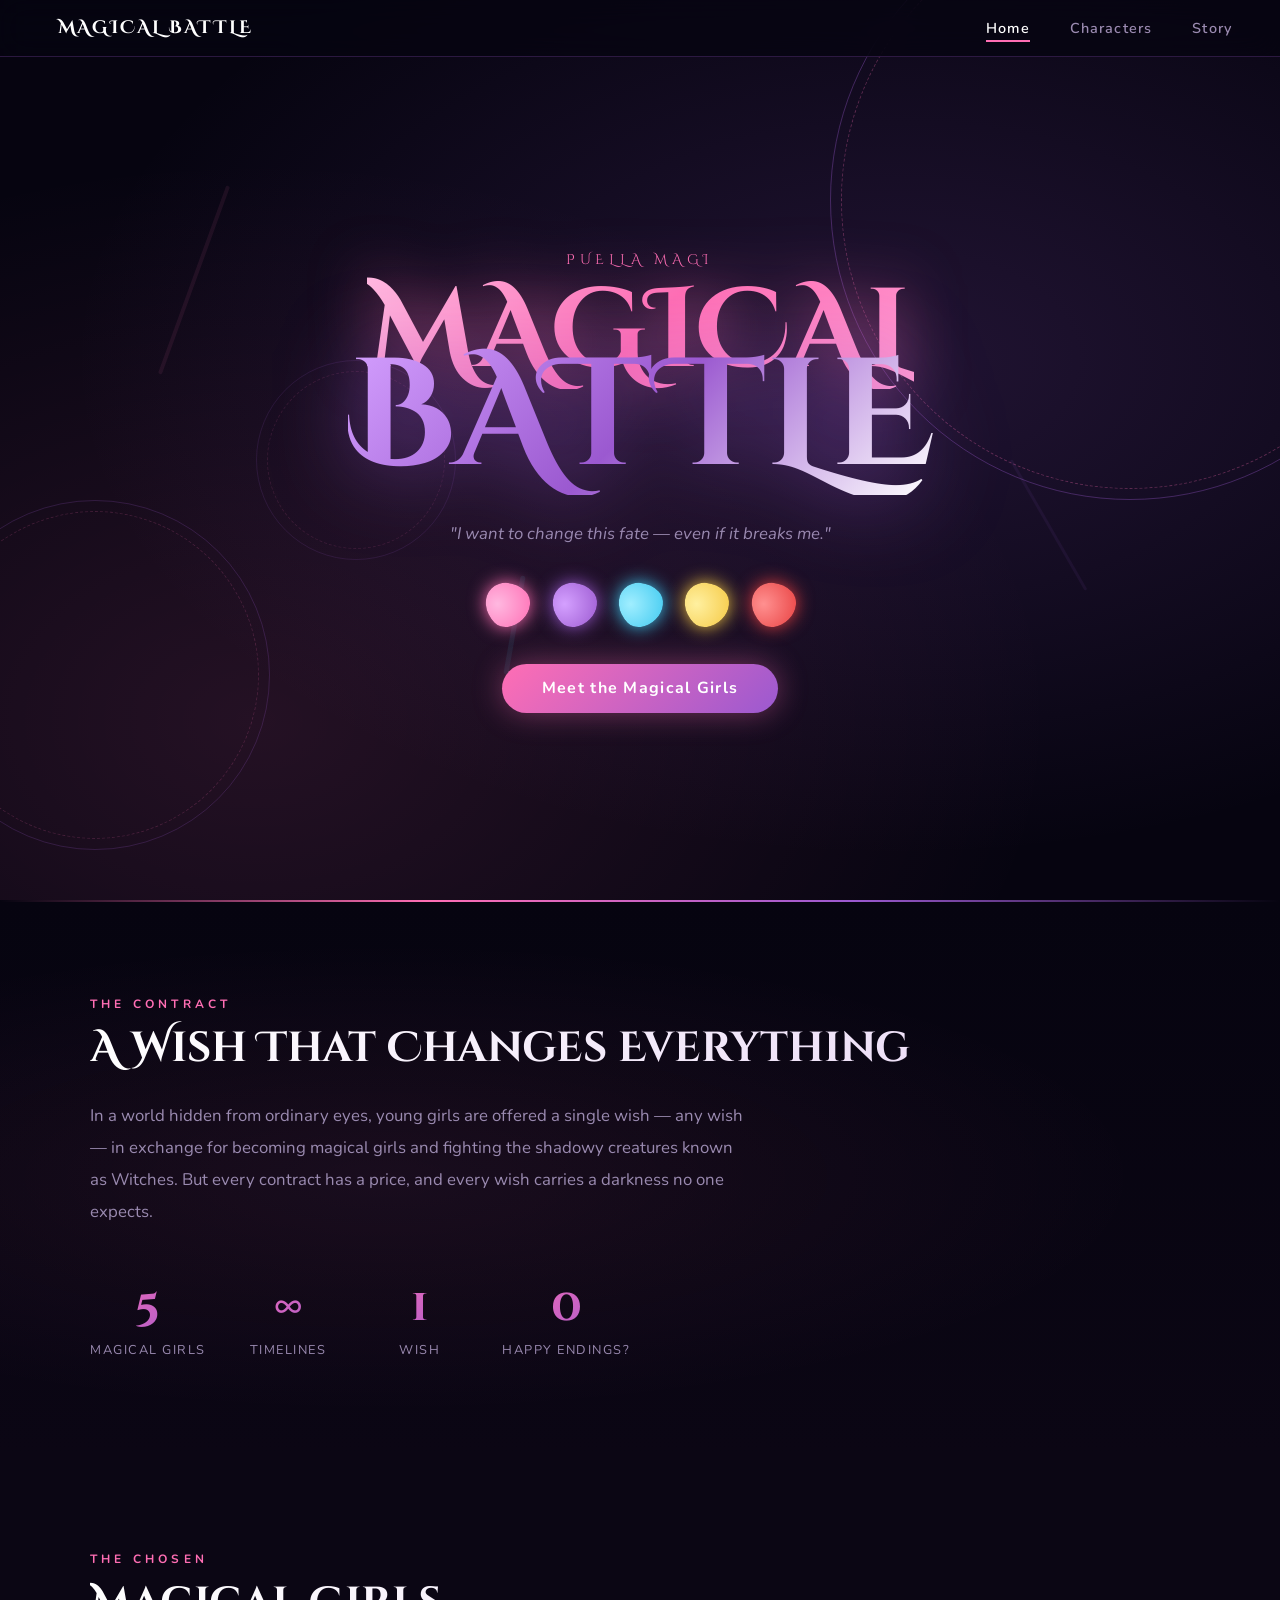
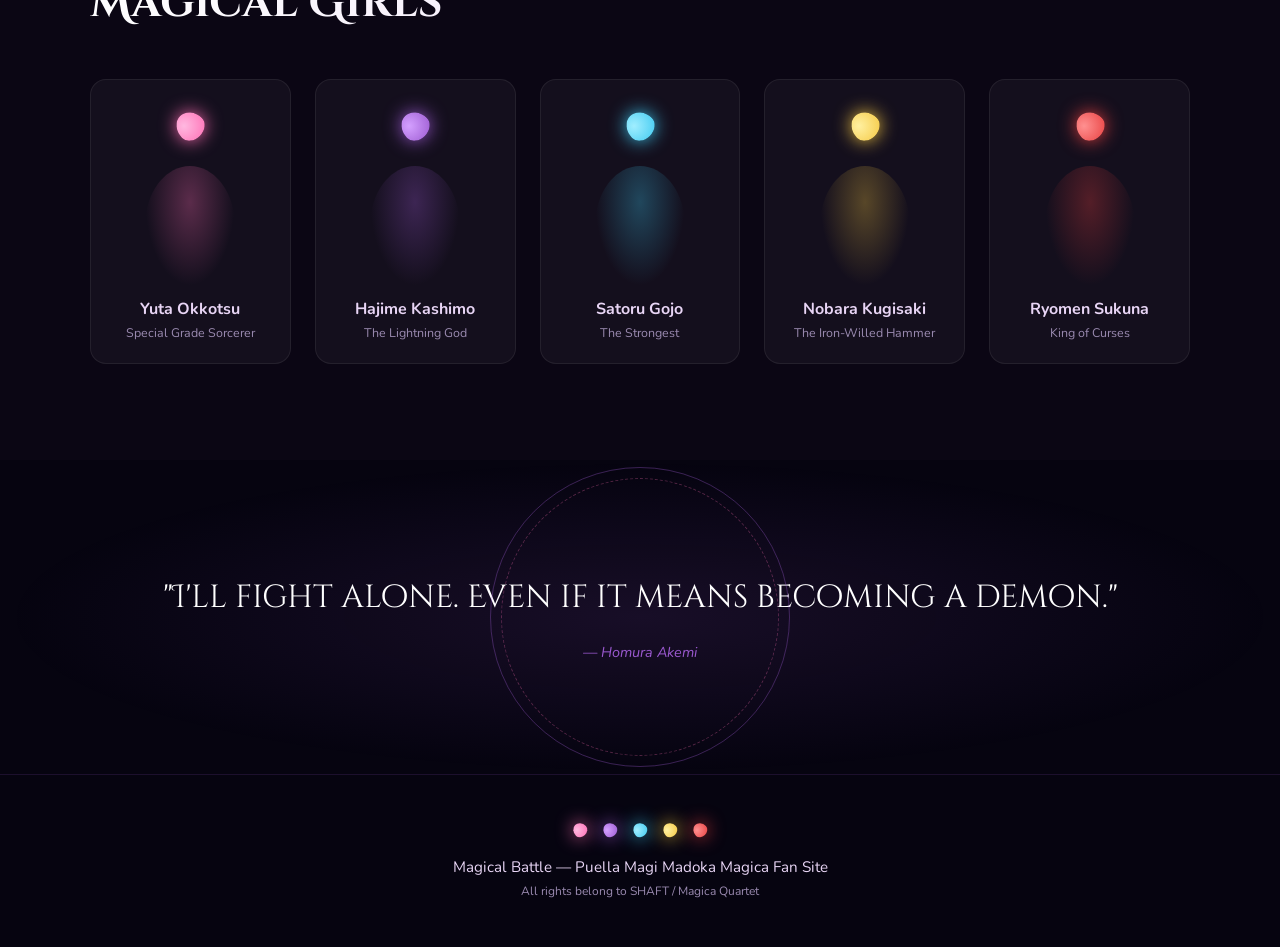
<file: index.html>
<!DOCTYPE html>
<html lang="en">

<head>
  <meta charset="UTF-8" />
  <meta name="viewport" content="width=device-width, initial-scale=1.0" />
  <title>Magical Battle — Puella Magi Madoka Magica</title>
  <meta name="description"
    content="Enter the world of Puella Magi Madoka Magica — where wishes become curses and hope turns to despair." />
  <link rel="preconnect" href="https://fonts.googleapis.com" />
  <link
    href="https://fonts.googleapis.com/css2?family=Cinzel+Decorative:wght@400;700&family=Nunito:wght@300;400;600;700&display=swap"
    rel="stylesheet" />
  <link rel="stylesheet" href="style.css" />
</head>

<body>

  <!-- ✦ PARTICLE CANVAS ✦ -->
  <canvas id="starCanvas"></canvas>

  <!-- ✦ NAV ✦ -->
  <nav class="nav">
    <div class="nav-logo">
      <span class="soul-gem pink"></span>
      <span>MAGICAL BATTLE</span>
    </div>
    <ul class="nav-links">
      <li><a href="index.html" class="active">Home</a></li>
      <li><a href="characters.html">Characters</a></li>
      <li><a href="story.html">Story</a></li>
    </ul>
  </nav>

  <!-- ✦ HERO ✦ -->
  <header class="hero">
    <div class="magic-circle mc-1"></div>
    <div class="magic-circle mc-2"></div>
    <div class="magic-circle mc-3"></div>

    <div class="hero-content">
      <p class="hero-eyebrow">Puella Magi</p>
      <h1 class="hero-title">
        <span class="title-magical">MAGICAL</span>
        <span class="title-battle">BATTLE</span>
      </h1>
      <p class="hero-tagline">
        "I want to change this fate — even if it breaks me."
      </p>
      <div class="hero-gems">
        <a href="madoka.html" class="gem-link"><span class="soul-gem pink lg" title="Madoka"></span></a>
        <a href="homura.html" class="gem-link"><span class="soul-gem purple lg" title="Kashimo"></span></a>
        <a href="sayaka.html" class="gem-link"><span class="soul-gem blue lg" title="Gojo"></span></a>
        <a href="mami.html" class="gem-link"><span class="soul-gem gold lg" title="Nobara"></span></a>
        <a href="kyoko.html" class="gem-link"><span class="soul-gem red lg" title="Sukuna"></span></a>
      </div>
      <a href="characters.html" class="btn-primary">Meet the Magical Girls</a>
    </div>

    <div class="hero-ribbons">
      <div class="ribbon r1"></div>
      <div class="ribbon r2"></div>
      <div class="ribbon r3"></div>
    </div>
  </header>

  <!-- ✦ ABOUT SECTION ✦ -->
  <section class="section about">
    <div class="rune-border"></div>
    <div class="container">
      <div class="section-label">The Contract</div>
      <h2 class="section-title">A Wish That Changes Everything</h2>
      <p class="section-text">
        In a world hidden from ordinary eyes, young girls are offered a single wish — any wish — in exchange
        for becoming magical girls and fighting the shadowy creatures known as Witches. But every contract
        has a price, and every wish carries a darkness no one expects.
      </p>
      <div class="stats-row">
        <div class="stat">
          <div class="stat-num">5</div>
          <div class="stat-label">Magical Girls</div>
        </div>
        <div class="stat">
          <div class="stat-num">∞</div>
          <div class="stat-label">Timelines</div>
        </div>
        <div class="stat">
          <div class="stat-num">1</div>
          <div class="stat-label">Wish</div>
        </div>
        <div class="stat">
          <div class="stat-num">0</div>
          <div class="stat-label">Happy Endings?</div>
        </div>
      </div>
    </div>
  </section>

  <!-- ✦ CHARACTER CARDS PREVIEW ✦ -->
  <section class="section chars">
    <div class="container">
      <div class="section-label">The Chosen</div>
      <h2 class="section-title">Magical Girls</h2>
      <div class="char-grid">

        <a href="madoka.html" class="char-card pink-card">
          <div class="card-gem"><span class="soul-gem pink md"></span></div>
          <div class="card-silhouette madoka-sil"></div>
          <div class="card-info">
            <h3>Yuta Okkotsu</h3>
            <p>Special Grade Sorcerer</p>
          </div>
          <div class="card-glow pink-glow"></div>
        </a>

        <a href="homura.html" class="char-card purple-card">
          <div class="card-gem"><span class="soul-gem purple md"></span></div>
          <div class="card-silhouette homura-sil"></div>
          <div class="card-info">
            <h3>Hajime Kashimo</h3>
            <p>The Lightning God</p>
          </div>
          <div class="card-glow purple-glow"></div>
        </a>

        <a href="sayaka.html" class="char-card blue-card">
          <div class="card-gem"><span class="soul-gem blue md"></span></div>
          <div class="card-silhouette sayaka-sil"></div>
          <div class="card-info">
            <h3>Satoru Gojo</h3>
            <p>The Strongest</p>
          </div>
          <div class="card-glow blue-glow"></div>
        </a>

        <a href="mami.html" class="char-card gold-card">
          <div class="card-gem"><span class="soul-gem gold md"></span></div>
          <div class="card-silhouette mami-sil"></div>
          <div class="card-info">
            <h3>Nobara Kugisaki</h3>
            <p>The Iron-Willed Hammer</p>
          </div>
          <div class="card-glow gold-glow"></div>
        </a>

        <a href="kyoko.html" class="char-card red-card">
          <div class="card-gem"><span class="soul-gem red md"></span></div>
          <div class="card-silhouette kyoko-sil"></div>
          <div class="card-info">
            <h3>Ryomen Sukuna</h3>
            <p>King of Curses</p>
          </div>
          <div class="card-glow red-glow"></div>
        </a>

      </div>
    </div>
  </section>

  <!-- ✦ QUOTE SECTION ✦ -->
  <section class="section quote-section">
    <div class="magic-circle mc-small"></div>
    <blockquote class="big-quote">
      <p>"I'll fight alone. Even if it means becoming a demon."</p>
      <cite>— Homura Akemi</cite>
    </blockquote>
  </section>

  <!-- ✦ FOOTER ✦ -->
  <footer class="footer">
    <div class="footer-gems">
      <span class="soul-gem pink sm"></span>
      <span class="soul-gem purple sm"></span>
      <span class="soul-gem blue sm"></span>
      <span class="soul-gem gold sm"></span>
      <span class="soul-gem red sm"></span>
    </div>
    <p class="footer-text">Magical Battle — Puella Magi Madoka Magica Fan Site</p>
    <p class="footer-sub">All rights belong to SHAFT / Magica Quartet</p>
  </footer>

  <script src="magic.js"></script>
</body>

</html>
</file>
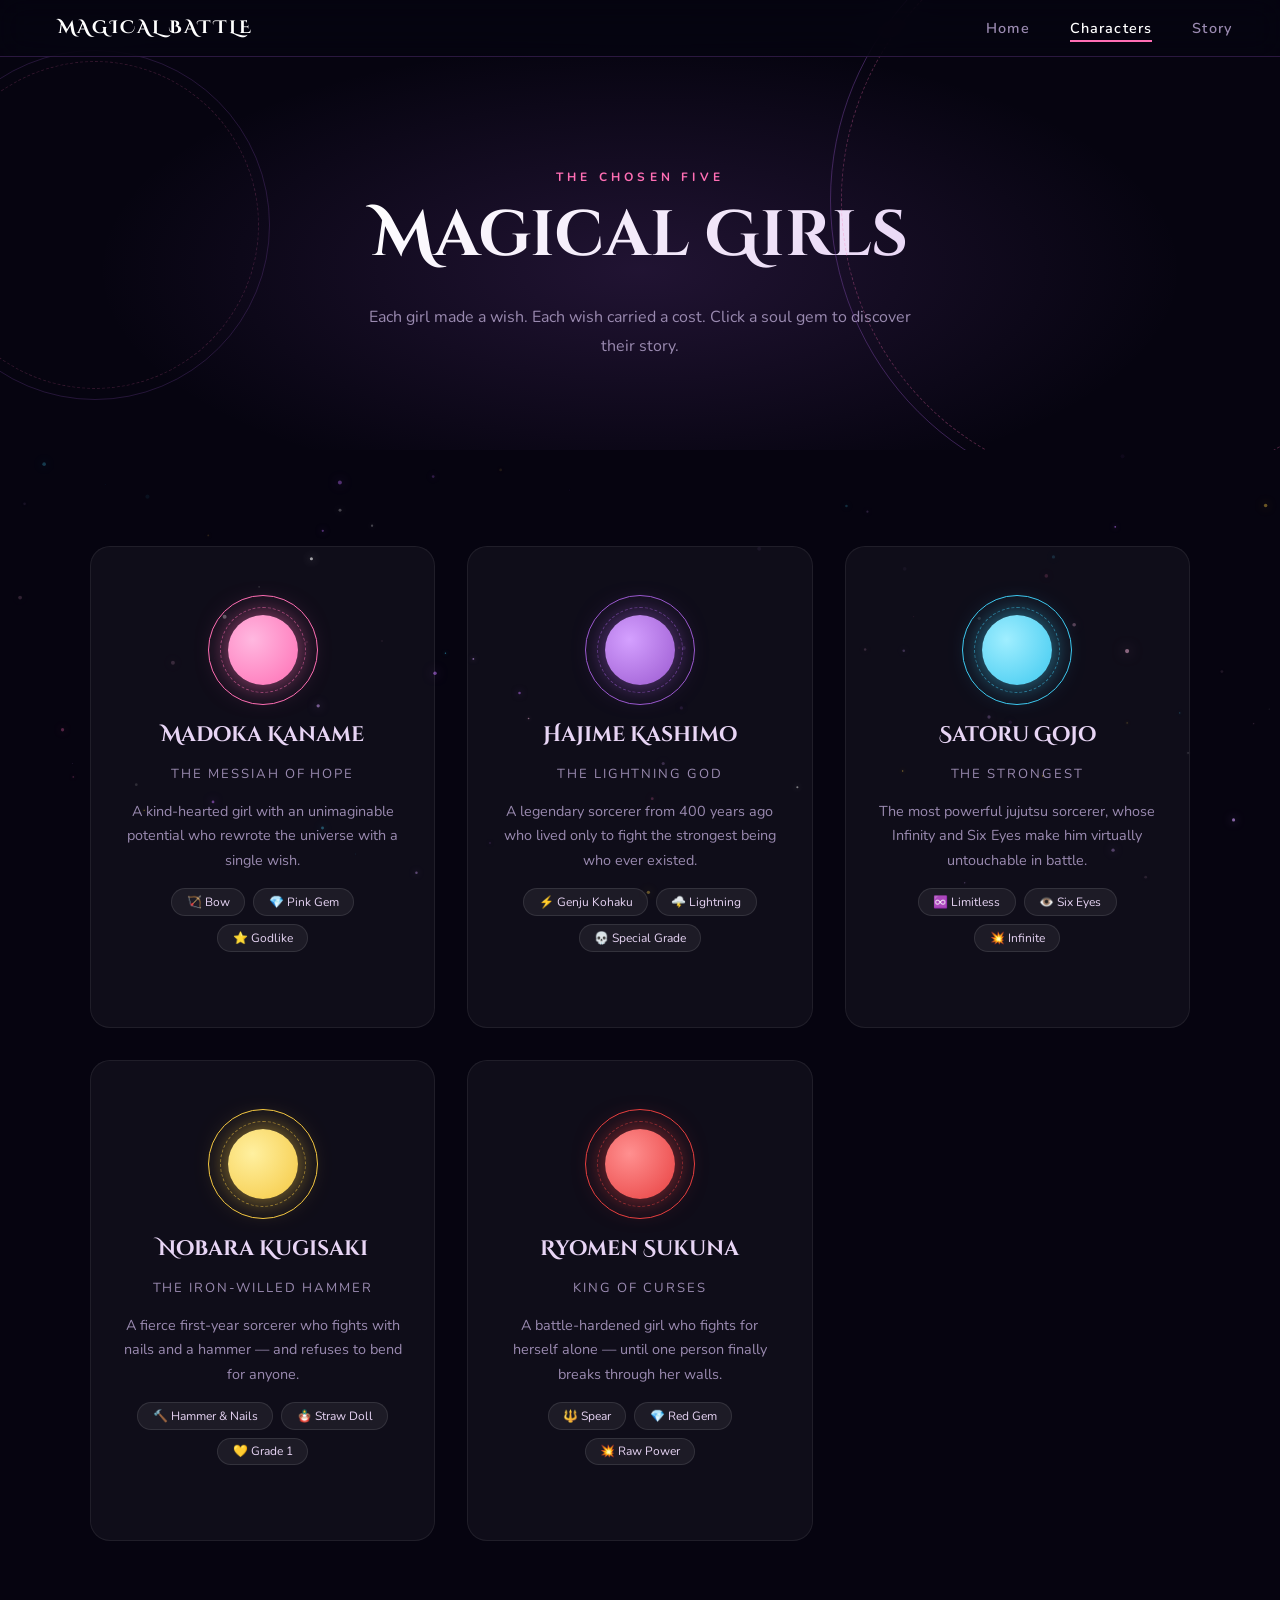
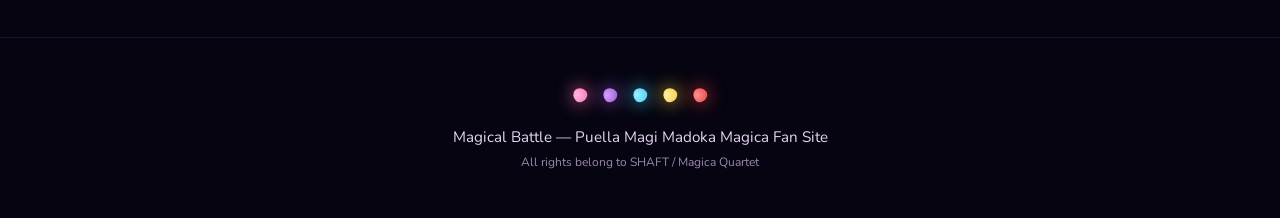
<file: characters.html>
<!DOCTYPE html>
<html lang="en">

<head>
  <meta charset="UTF-8" />
  <meta name="viewport" content="width=device-width, initial-scale=1.0" />
  <title>Characters — Magical Battle</title>
  <meta name="description" content="Meet all the magical girls of Puella Magi Madoka Magica." />
  <link
    href="https://fonts.googleapis.com/css2?family=Cinzel+Decorative:wght@400;700&family=Nunito:wght@300;400;600;700&display=swap"
    rel="stylesheet" />
  <link rel="stylesheet" href="style.css" />
  <style>
    .char-hub-hero {
      min-height: 50vh;
      display: flex;
      align-items: center;
      justify-content: center;
      text-align: center;
      padding: 9rem 2rem 4rem;
      position: relative;
      overflow: hidden;
      background: radial-gradient(ellipse at 50% 60%, rgba(155, 89, 208, .18), transparent 60%), var(--darker);
      z-index: 1;
    }

    .big-char-grid {
      display: grid;
      grid-template-columns: repeat(auto-fit, minmax(270px, 1fr));
      gap: 2rem;
      margin-top: 3rem;
    }

    .big-char-card {
      text-decoration: none;
      color: inherit;
      border-radius: 20px;
      padding: 3rem 2rem 2rem;
      position: relative;
      overflow: hidden;
      border: 1px solid rgba(255, 255, 255, .07);
      background: rgba(255, 255, 255, .04);
      transition: transform .4s, border-color .4s, box-shadow .4s;
      display: flex;
      flex-direction: column;
      align-items: center;
      gap: 1rem;
    }

    .big-char-card:hover {
      transform: translateY(-12px);
    }

    .bcc-pink:hover {
      border-color: #ff6eb4;
      box-shadow: 0 20px 60px rgba(255, 110, 180, .2);
    }

    .bcc-purple:hover {
      border-color: #9b59d0;
      box-shadow: 0 20px 60px rgba(155, 89, 208, .2);
    }

    .bcc-blue:hover {
      border-color: #3ec9f0;
      box-shadow: 0 20px 60px rgba(62, 201, 240, .2);
    }

    .bcc-gold:hover {
      border-color: #f5c842;
      box-shadow: 0 20px 60px rgba(245, 200, 66, .2);
    }

    .bcc-red:hover {
      border-color: #e84040;
      box-shadow: 0 20px 60px rgba(232, 64, 64, .2);
    }

    .bcc-orb {
      width: 110px;
      height: 110px;
      border-radius: 50%;
      position: relative;
      animation: orb-float 4s ease-in-out infinite;
    }

    .bcc-orb::before {
      content: '';
      position: absolute;
      inset: 0;
      border-radius: 50%;
      border: 1px solid currentColor;
      animation: spin 10s linear infinite;
    }

    .bcc-orb::after {
      content: '';
      position: absolute;
      inset: 12px;
      border-radius: 50%;
      border: 1px dashed currentColor;
      animation: spin 7s linear infinite reverse;
      opacity: .5;
    }

    .bcc-inner {
      position: absolute;
      inset: 20px;
      border-radius: 50%;
    }

    .bcc-pink .bcc-orb {
      color: #ff6eb4;
    }

    .bcc-purple .bcc-orb {
      color: #9b59d0;
    }

    .bcc-blue .bcc-orb {
      color: #3ec9f0;
    }

    .bcc-gold .bcc-orb {
      color: #f5c842;
    }

    .bcc-red .bcc-orb {
      color: #e84040;
    }

    .bcc-pink .bcc-inner {
      background: radial-gradient(circle at 35% 35%, #ffb8e0, #ff6eb4);
      box-shadow: 0 0 30px rgba(255, 110, 180, .7);
    }

    .bcc-purple .bcc-inner {
      background: radial-gradient(circle at 35% 35%, #d4a0ff, #9b59d0);
      box-shadow: 0 0 30px rgba(155, 89, 208, .7);
    }

    .bcc-blue .bcc-inner {
      background: radial-gradient(circle at 35% 35%, #a0eeff, #3ec9f0);
      box-shadow: 0 0 30px rgba(62, 201, 240, .7);
    }

    .bcc-gold .bcc-inner {
      background: radial-gradient(circle at 35% 35%, #fff0a0, #f5c842);
      box-shadow: 0 0 30px rgba(245, 200, 66, .7);
    }

    .bcc-red .bcc-inner {
      background: radial-gradient(circle at 35% 35%, #ff9090, #e84040);
      box-shadow: 0 0 30px rgba(232, 64, 64, .7);
    }

    .bcc-name {
      font-family: 'Cinzel Decorative', cursive;
      font-size: 1.3rem;
      text-align: center;
    }

    .bcc-title {
      font-size: .82rem;
      letter-spacing: .15em;
      text-transform: uppercase;
      color: var(--muted);
      text-align: center;
    }

    .bcc-desc {
      font-size: .9rem;
      color: var(--muted);
      text-align: center;
      line-height: 1.7;
    }

    .bcc-tags {
      display: flex;
      flex-wrap: wrap;
      justify-content: center;
      gap: .5rem;
    }

    .bcc-tag {
      font-size: .75rem;
      padding: .3rem .9rem;
      border-radius: 50px;
      background: rgba(255, 255, 255, .06);
      border: 1px solid rgba(255, 255, 255, .1);
    }

    .bcc-arrow {
      margin-top: .5rem;
      font-size: .85rem;
      font-weight: 700;
      letter-spacing: .1em;
      opacity: 0;
      transform: translateY(5px);
      transition: opacity .3s, transform .3s;
    }

    .big-char-card:hover .bcc-arrow {
      opacity: 1;
      transform: none;
    }

    .bcc-pink .bcc-arrow {
      color: #ff6eb4;
    }

    .bcc-purple .bcc-arrow {
      color: #9b59d0;
    }

    .bcc-blue .bcc-arrow {
      color: #3ec9f0;
    }

    .bcc-gold .bcc-arrow {
      color: #f5c842;
    }

    .bcc-red .bcc-arrow {
      color: #e84040;
    }
  </style>
</head>

<body>
  <canvas id="starCanvas"></canvas>
  <nav class="nav">
    <div class="nav-logo"><span class="soul-gem pink"></span>MAGICAL BATTLE</div>
    <ul class="nav-links">
      <li><a href="index.html">Home</a></li>
      <li><a href="characters.html" class="active">Characters</a></li>
      <li><a href="story.html">Story</a></li>
    </ul>
  </nav>

  <section class="char-hub-hero">
    <div class="magic-circle mc-1"></div>
    <div class="magic-circle mc-2"></div>
    <div>
      <div class="section-label">The Chosen Five</div>
      <h1 class="section-title" style="font-size:clamp(2rem,6vw,4rem);">Magical Girls</h1>
      <p style="color:var(--muted);max-width:560px;margin:.8rem auto 0;line-height:1.8;">
        Each girl made a wish. Each wish carried a cost. Click a soul gem to discover their story.
      </p>
    </div>
  </section>

  <section class="section" style="padding-top:3rem;">
    <div class="container">
      <div class="big-char-grid">

        <a href="madoka.html" class="big-char-card bcc-pink">
          <div class="bcc-orb">
            <div class="bcc-inner"></div>
          </div>
          <h2 class="bcc-name">Madoka Kaname</h2>
          <p class="bcc-title">The Messiah of Hope</p>
          <p class="bcc-desc">A kind-hearted girl with an unimaginable potential who rewrote the universe with a single
            wish.</p>
          <div class="bcc-tags"><span class="bcc-tag">🏹 Bow</span><span class="bcc-tag">💎 Pink Gem</span><span
              class="bcc-tag">⭐ Godlike</span></div>
          <div class="bcc-arrow">View Profile →</div>
        </a>

        <a href="homura.html" class="big-char-card bcc-purple">
          <div class="bcc-orb">
            <div class="bcc-inner"></div>
          </div>
          <h2 class="bcc-name">Hajime Kashimo</h2>
          <p class="bcc-title">The Lightning God</p>
          <p class="bcc-desc">A legendary sorcerer from 400 years ago who lived only to fight the strongest being who
            ever existed.</p>
          <div class="bcc-tags"><span class="bcc-tag">⚡ Genju Kohaku</span><span class="bcc-tag">🌩️
              Lightning</span><span class="bcc-tag">💀 Special Grade</span></div>
          <div class="bcc-arrow">View Profile →</div>
        </a>

        <a href="sayaka.html" class="big-char-card bcc-blue">
          <div class="bcc-orb">
            <div class="bcc-inner"></div>
          </div>
          <h2 class="bcc-name">Satoru Gojo</h2>
          <p class="bcc-title">The Strongest</p>
          <p class="bcc-desc">The most powerful jujutsu sorcerer, whose Infinity and Six Eyes make him virtually
            untouchable in battle.</p>
          <div class="bcc-tags"><span class="bcc-tag">♾️ Limitless</span><span class="bcc-tag">👁️ Six Eyes</span><span
              class="bcc-tag">💥 Infinite</span></div>
          <div class="bcc-arrow">View Profile →</div>
        </a>

        <a href="mami.html" class="big-char-card bcc-gold">
          <div class="bcc-orb">
            <div class="bcc-inner"></div>
          </div>
          <h2 class="bcc-name">Nobara Kugisaki</h2>
          <p class="bcc-title">The Iron-Willed Hammer</p>
          <p class="bcc-desc">A fierce first-year sorcerer who fights with nails and a hammer — and refuses to bend for
            anyone.</p>
          <div class="bcc-tags"><span class="bcc-tag">🔨 Hammer &amp; Nails</span><span class="bcc-tag">🪆 Straw
              Doll</span><span class="bcc-tag">💛 Grade 1</span></div>
          <div class="bcc-arrow">View Profile →</div>
        </a>

        <a href="kyoko.html" class="big-char-card bcc-red">
          <div class="bcc-orb">
            <div class="bcc-inner"></div>
          </div>
          <h2 class="bcc-name">Ryomen Sukuna</h2>
          <p class="bcc-title">King of Curses</p>
          <p class="bcc-desc">A battle-hardened girl who fights for herself alone — until one person finally breaks
            through her walls.</p>
          <div class="bcc-tags"><span class="bcc-tag">🔱 Spear</span><span class="bcc-tag">💎 Red Gem</span><span
              class="bcc-tag">💥 Raw Power</span></div>
          <div class="bcc-arrow">View Profile →</div>
        </a>

      </div>
    </div>
  </section>

  <footer class="footer">
    <div class="footer-gems">
      <a href="madoka.html"><span class="soul-gem pink sm"></span></a>
      <a href="homura.html"><span class="soul-gem purple sm"></span></a>
      <a href="sayaka.html"><span class="soul-gem blue sm"></span></a>
      <a href="mami.html"><span class="soul-gem gold sm"></span></a>
      <a href="kyoko.html"><span class="soul-gem red sm"></span></a>
    </div>
    <p class="footer-text">Magical Battle — Puella Magi Madoka Magica Fan Site</p>
    <p class="footer-sub">All rights belong to SHAFT / Magica Quartet</p>
  </footer>
  <script src="magic.js"></script>
</body>

</html>
</file>
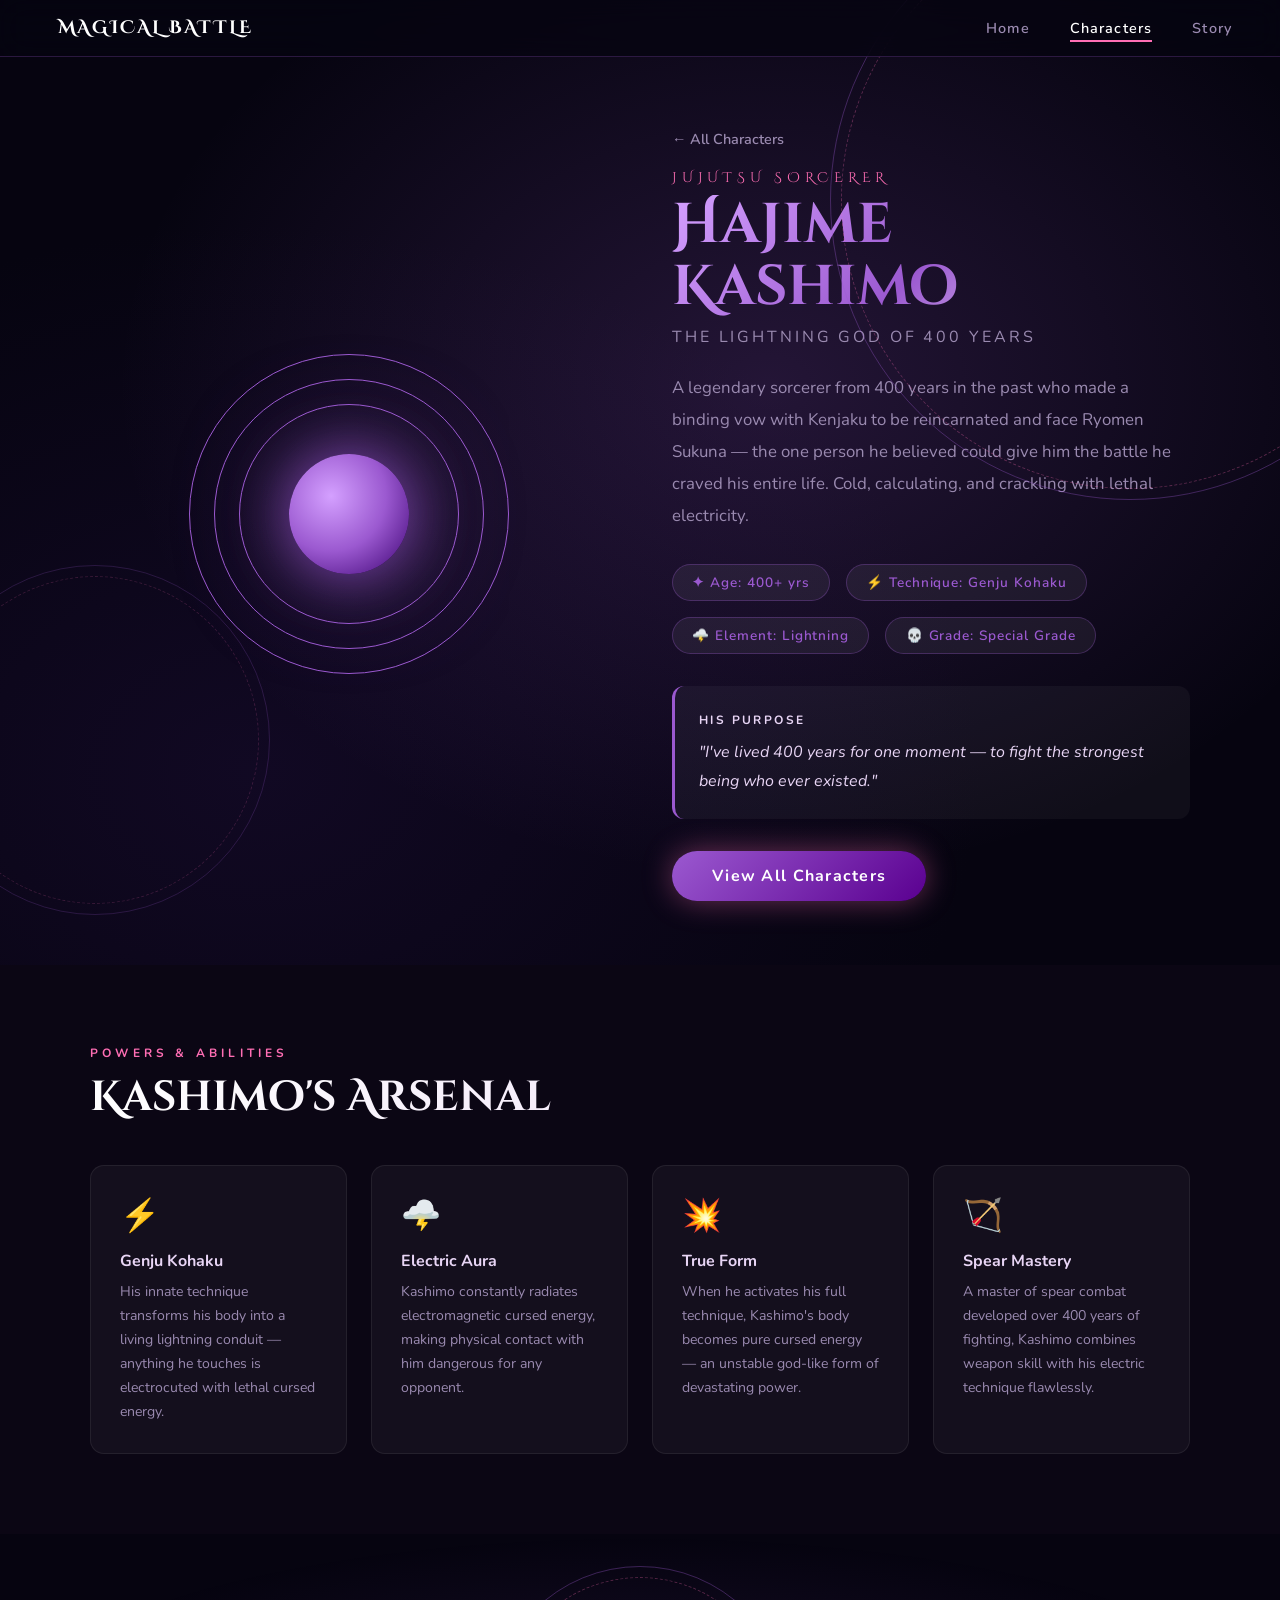
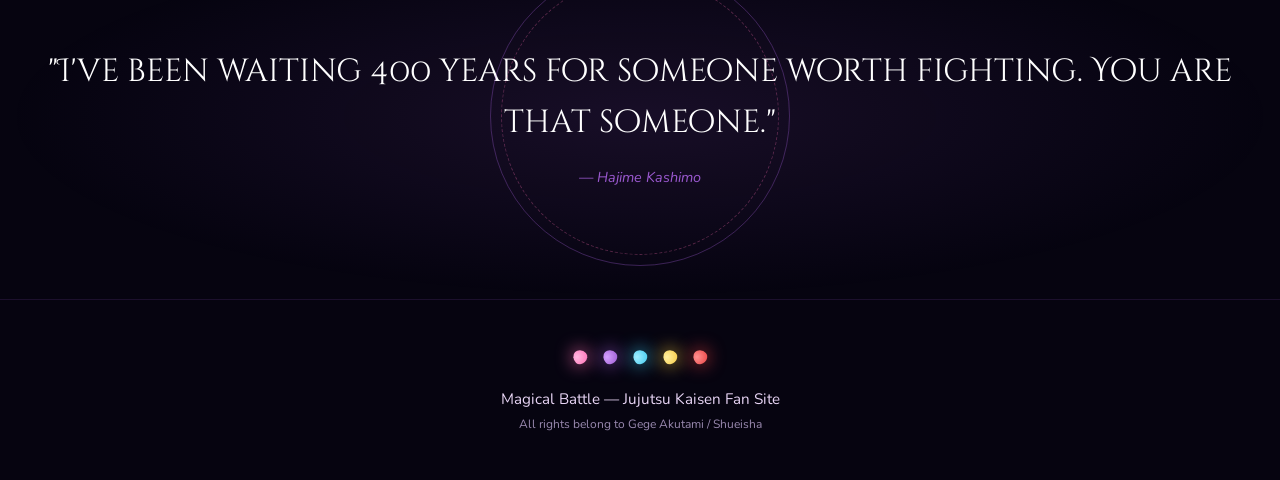
<file: homura.html>
<!DOCTYPE html>
<html lang="en">

<head>
  <meta charset="UTF-8" />
  <meta name="viewport" content="width=device-width, initial-scale=1.0" />
  <title>Hajime Kashimo — Magical Battle</title>
  <meta name="description"
    content="Hajime Kashimo — the lightning-wielding warrior from 400 years ago who sought the strongest." />
  <link
    href="https://fonts.googleapis.com/css2?family=Cinzel+Decorative:wght@400;700&family=Nunito:wght@300;400;600;700&display=swap"
    rel="stylesheet" />
  <link rel="stylesheet" href="style.css" />
  <style>
    :root {
      --char-color: #9b59d0;
    }

    .char-hero {
      background: radial-gradient(ellipse at 60% 40%, rgba(155, 89, 208, .2), transparent 60%), radial-gradient(ellipse at 20% 80%, rgba(20, 10, 40, .8), transparent 50%), var(--darker);
    }

    .char-name {
      background: linear-gradient(135deg, #d4a0ff, var(--purple), #fff);
      -webkit-background-clip: text;
      -webkit-text-fill-color: transparent;
    }

    .orb-ring {
      border-color: var(--purple) !important;
    }

    .char-wish {
      border-left-color: var(--purple);
    }

    .cstat {
      border-color: rgba(155, 89, 208, .3);
      color: var(--purple);
    }

    .ability-card:hover {
      border-color: var(--purple);
    }

    .orb-core {
      width: 120px;
      height: 120px;
      border-radius: 50%;
      background: radial-gradient(circle at 35% 35%, #d4a0ff, #9b59d0, #3a0070);
      box-shadow: 0 0 60px rgba(155, 89, 208, .8), 0 0 120px rgba(155, 89, 208, .4);
    }
  </style>
</head>

<body>
  <canvas id="starCanvas"></canvas>
  <nav class="nav">
    <div class="nav-logo"><span class="soul-gem purple"></span>MAGICAL BATTLE</div>
    <ul class="nav-links">
      <li><a href="index.html">Home</a></li>
      <li><a href="characters.html" class="active">Characters</a></li>
      <li><a href="story.html">Story</a></li>
    </ul>
  </nav>

  <section class="char-hero">
    <div class="magic-circle mc-1"></div>
    <div class="magic-circle mc-2"></div>
    <div class="container">
      <div class="char-visual">
        <div class="char-orb">
          <div class="orb-ring"></div>
          <div class="orb-ring"></div>
          <div class="orb-ring"></div>
          <div class="orb-core"></div>
        </div>
      </div>
      <div class="char-info">
        <a href="characters.html" class="back-btn">← All Characters</a>
        <p class="hero-eyebrow" style="margin-top:1.2rem;">Jujutsu Sorcerer</p>
        <h1 class="char-name">Hajime Kashimo</h1>
        <p class="char-title">The Lightning God of 400 Years</p>
        <p class="char-desc">A legendary sorcerer from 400 years in the past who made a binding vow with Kenjaku to be
          reincarnated and face Ryomen Sukuna — the one person he believed could give him the battle he craved his
          entire life. Cold, calculating, and crackling with lethal electricity.</p>
        <div class="char-stats">
          <span class="cstat">✦ Age: 400+ yrs</span>
          <span class="cstat">⚡ Technique: Genju Kohaku</span>
          <span class="cstat">🌩️ Element: Lightning</span>
          <span class="cstat">💀 Grade: Special Grade</span>
        </div>
        <div class="char-wish">
          <strong>His Purpose</strong>
          "I've lived 400 years for one moment — to fight the strongest being who ever existed."
        </div>
        <a href="characters.html" class="btn-primary" style="background: linear-gradient(135deg,#9b59d0,#5a0090);">View
          All Characters</a>
      </div>
    </div>
  </section>

  <section class="abilities section">
    <div class="container">
      <div class="section-label">Powers &amp; Abilities</div>
      <h2 class="section-title">Kashimo's Arsenal</h2>
      <div class="ability-grid">
        <div class="ability-card">
          <div class="ability-icon">⚡</div>
          <div class="ability-name">Genju Kohaku</div>
          <div class="ability-desc">His innate technique transforms his body into a living lightning conduit — anything
            he touches is electrocuted with lethal cursed energy.</div>
        </div>
        <div class="ability-card">
          <div class="ability-icon">🌩️</div>
          <div class="ability-name">Electric Aura</div>
          <div class="ability-desc">Kashimo constantly radiates electromagnetic cursed energy, making physical contact
            with him dangerous for any opponent.</div>
        </div>
        <div class="ability-card">
          <div class="ability-icon">💥</div>
          <div class="ability-name">True Form</div>
          <div class="ability-desc">When he activates his full technique, Kashimo's body becomes pure cursed energy — an
            unstable god-like form of devastating power.</div>
        </div>
        <div class="ability-card">
          <div class="ability-icon">🏹</div>
          <div class="ability-name">Spear Mastery</div>
          <div class="ability-desc">A master of spear combat developed over 400 years of fighting, Kashimo combines
            weapon skill with his electric technique flawlessly.</div>
        </div>
      </div>
    </div>
  </section>

  <section class="section quote-section">
    <div class="magic-circle mc-small"></div>
    <blockquote class="big-quote">
      <p>"I've been waiting 400 years for someone worth fighting. You are that someone."</p>
      <cite>— Hajime Kashimo</cite>
    </blockquote>
  </section>

  <footer class="footer">
    <div class="footer-gems">
      <a href="madoka.html"><span class="soul-gem pink sm"></span></a>
      <a href="homura.html"><span class="soul-gem purple sm"></span></a>
      <a href="sayaka.html"><span class="soul-gem blue sm"></span></a>
      <a href="mami.html"><span class="soul-gem gold sm"></span></a>
      <a href="kyoko.html"><span class="soul-gem red sm"></span></a>
    </div>
    <p class="footer-text">Magical Battle — Jujutsu Kaisen Fan Site</p>
    <p class="footer-sub">All rights belong to Gege Akutami / Shueisha</p>
  </footer>
  <script src="magic.js"></script>
</body>

</html>
</file>
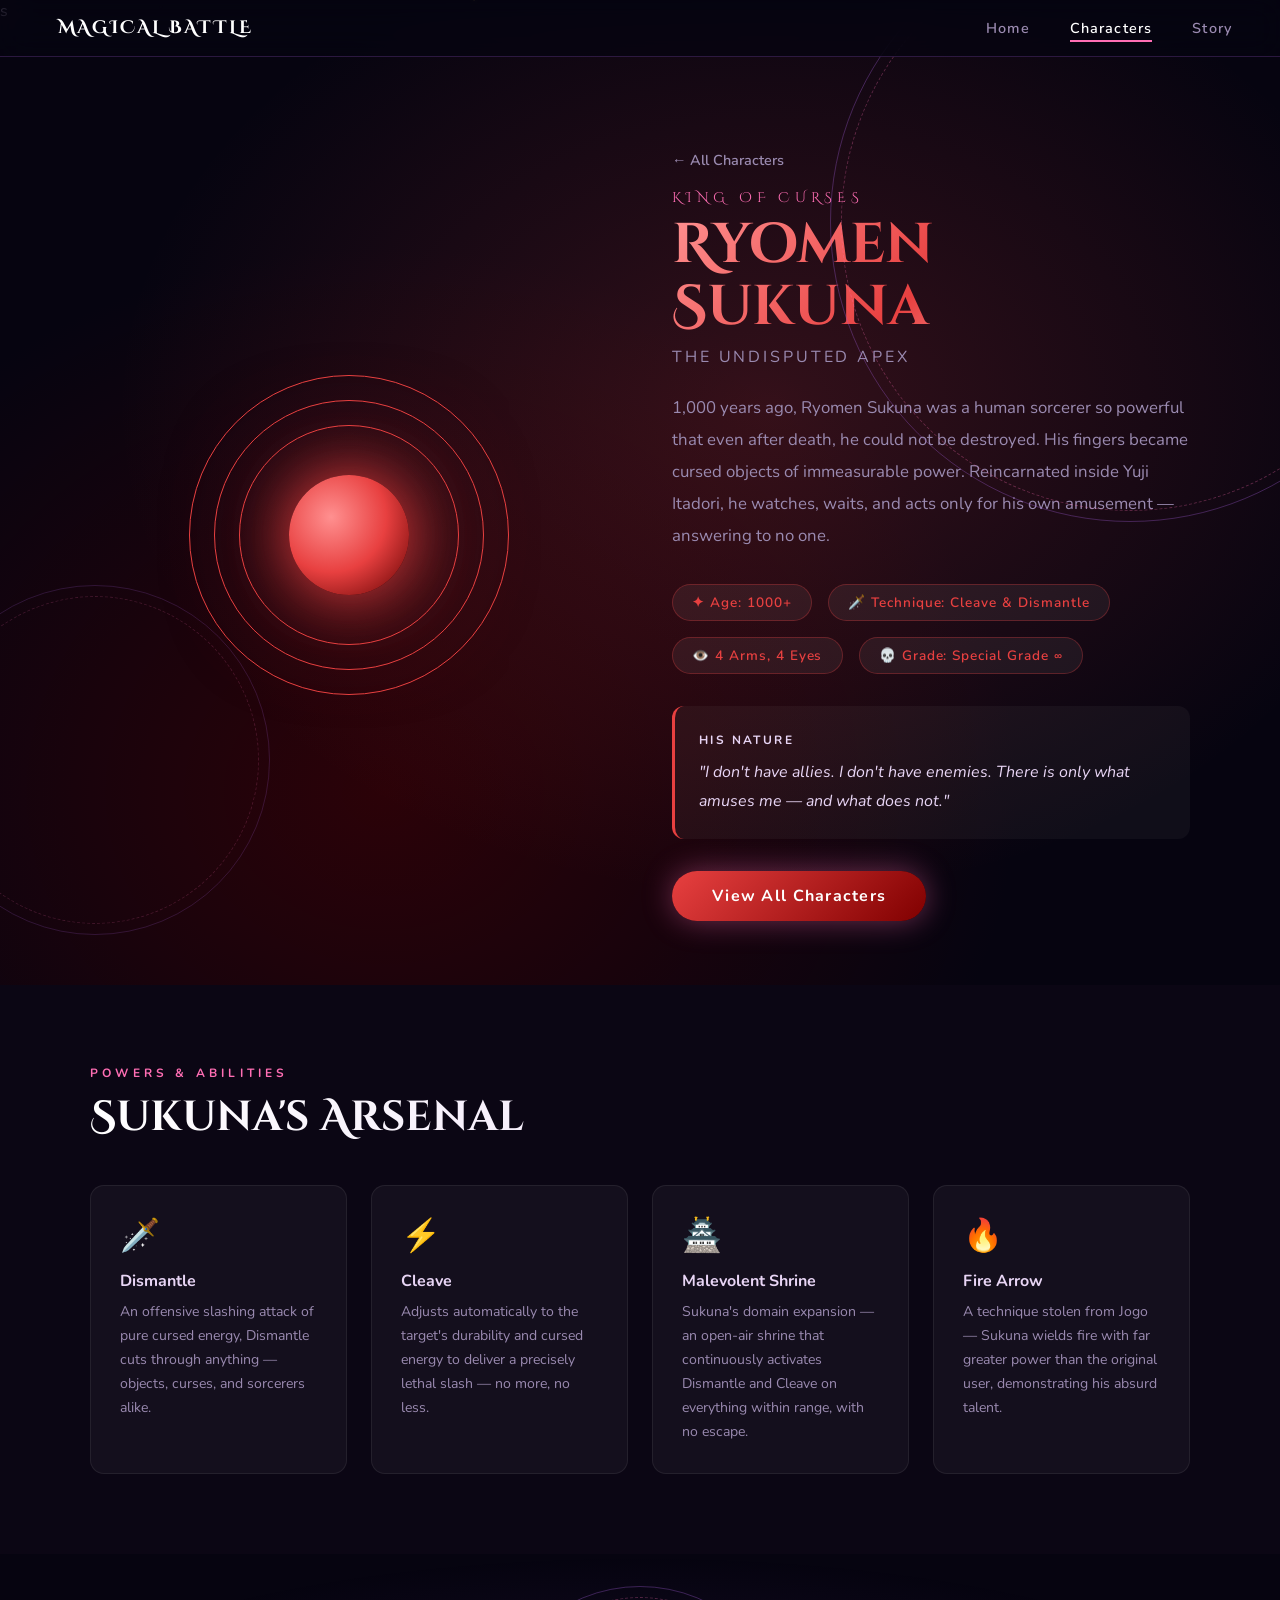
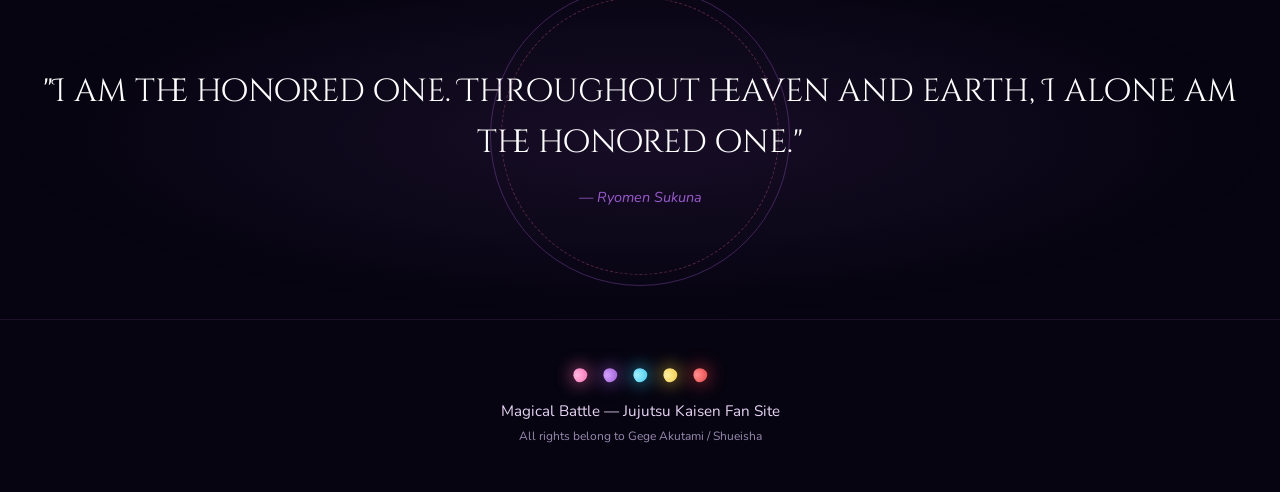
<file: kyoko.html>
s
<!DOCTYPE html>
<html lang="en">

<head>
  <meta charset="UTF-8" />
  <meta name="viewport" content="width=device-width, initial-scale=1.0" />
  <title>Ryomen Sukuna — Magical Battle</title>
  <meta name="description" content="Ryomen Sukuna — the King of Curses, the most fearsome cursed spirit in history." />
  <link
    href="https://fonts.googleapis.com/css2?family=Cinzel+Decorative:wght@400;700&family=Nunito:wght@300;400;600;700&display=swap"
    rel="stylesheet" />
  <link rel="stylesheet" href="style.css" />
  <style>
    :root {
      --char-color: #e84040;
    }

    .char-hero {
      background: radial-gradient(ellipse at 60% 40%, rgba(232, 64, 64, .2), transparent 60%), radial-gradient(ellipse at 30% 80%, rgba(80, 0, 0, .5), transparent 50%), var(--darker);
    }

    .char-name {
      background: linear-gradient(135deg, #ff9090, var(--red), #fff);
      -webkit-background-clip: text;
      -webkit-text-fill-color: transparent;
    }

    .orb-ring {
      border-color: var(--red) !important;
    }

    .char-wish {
      border-left-color: var(--red);
    }

    .cstat {
      border-color: rgba(232, 64, 64, .3);
      color: var(--red);
    }

    .ability-card:hover {
      border-color: var(--red);
    }

    .orb-core {
      width: 120px;
      height: 120px;
      border-radius: 50%;
      background: radial-gradient(circle at 35% 35%, #ff9090, #e84040, #600000);
      box-shadow: 0 0 60px rgba(232, 64, 64, .9), 0 0 120px rgba(232, 64, 64, .5);
    }
  </style>
</head>

<body>
  <canvas id="starCanvas"></canvas>
  <nav class="nav">
    <div class="nav-logo"><span class="soul-gem red"></span>MAGICAL BATTLE</div>
    <ul class="nav-links">
      <li><a href="index.html">Home</a></li>
      <li><a href="characters.html" class="active">Characters</a></li>
      <li><a href="story.html">Story</a></li>
    </ul>
  </nav>

  <section class="char-hero">
    <div class="magic-circle mc-1"></div>
    <div class="magic-circle mc-2"></div>
    <div class="container">
      <div class="char-visual">
        <div class="char-orb">
          <div class="orb-ring"></div>
          <div class="orb-ring"></div>
          <div class="orb-ring"></div>
          <div class="orb-core"></div>
        </div>
      </div>
      <div class="char-info">
        <a href="characters.html" class="back-btn">← All Characters</a>
        <p class="hero-eyebrow" style="margin-top:1.2rem;">King of Curses</p>
        <h1 class="char-name">Ryomen Sukuna</h1>
        <p class="char-title">The Undisputed Apex</p>
        <p class="char-desc">1,000 years ago, Ryomen Sukuna was a human sorcerer so powerful that even after death, he
          could not be destroyed. His fingers became cursed objects of immeasurable power. Reincarnated inside Yuji
          Itadori, he watches, waits, and acts only for his own amusement — answering to no one.</p>
        <div class="char-stats">
          <span class="cstat">✦ Age: 1000+</span>
          <span class="cstat">🗡️ Technique: Cleave &amp; Dismantle</span>
          <span class="cstat">👁️ 4 Arms, 4 Eyes</span>
          <span class="cstat">💀 Grade: Special Grade ∞</span>
        </div>
        <div class="char-wish">
          <strong>His Nature</strong>
          "I don't have allies. I don't have enemies. There is only what amuses me — and what does not."
        </div>
        <a href="characters.html" class="btn-primary" style="background:linear-gradient(135deg,#e84040,#800000);">View
          All Characters</a>
      </div>
    </div>
  </section>

  <section class="abilities section">
    <div class="container">
      <div class="section-label">Powers &amp; Abilities</div>
      <h2 class="section-title">Sukuna's Arsenal</h2>
      <div class="ability-grid">
        <div class="ability-card">
          <div class="ability-icon">🗡️</div>
          <div class="ability-name">Dismantle</div>
          <div class="ability-desc">An offensive slashing attack of pure cursed energy, Dismantle cuts through anything
            — objects, curses, and sorcerers alike.</div>
        </div>
        <div class="ability-card">
          <div class="ability-icon">⚡</div>
          <div class="ability-name">Cleave</div>
          <div class="ability-desc">Adjusts automatically to the target's durability and cursed energy to deliver a
            precisely lethal slash — no more, no less.</div>
        </div>
        <div class="ability-card">
          <div class="ability-icon">🏯</div>
          <div class="ability-name">Malevolent Shrine</div>
          <div class="ability-desc">Sukuna's domain expansion — an open-air shrine that continuously activates Dismantle
            and Cleave on everything within range, with no escape.</div>
        </div>
        <div class="ability-card">
          <div class="ability-icon">🔥</div>
          <div class="ability-name">Fire Arrow</div>
          <div class="ability-desc">A technique stolen from Jogo — Sukuna wields fire with far greater power than the
            original user, demonstrating his absurd talent.</div>
        </div>
      </div>
    </div>
  </section>

  <section class="section quote-section">
    <div class="magic-circle mc-small"></div>
    <blockquote class="big-quote">
      <p>"I am the honored one. Throughout heaven and earth, I alone am the honored one."</p>
      <cite>— Ryomen Sukuna</cite>
    </blockquote>
  </section>

  <footer class="footer">
    <div class="footer-gems">
      <a href="madoka.html"><span class="soul-gem pink sm"></span></a>
      <a href="homura.html"><span class="soul-gem purple sm"></span></a>
      <a href="sayaka.html"><span class="soul-gem blue sm"></span></a>
      <a href="mami.html"><span class="soul-gem gold sm"></span></a>
      <a href="kyoko.html"><span class="soul-gem red sm"></span></a>
    </div>
    <p class="footer-text">Magical Battle — Jujutsu Kaisen Fan Site</p>
    <p class="footer-sub">All rights belong to Gege Akutami / Shueisha</p>
  </footer>
  <script src="magic.js"></script>
</body>

</html>
</file>
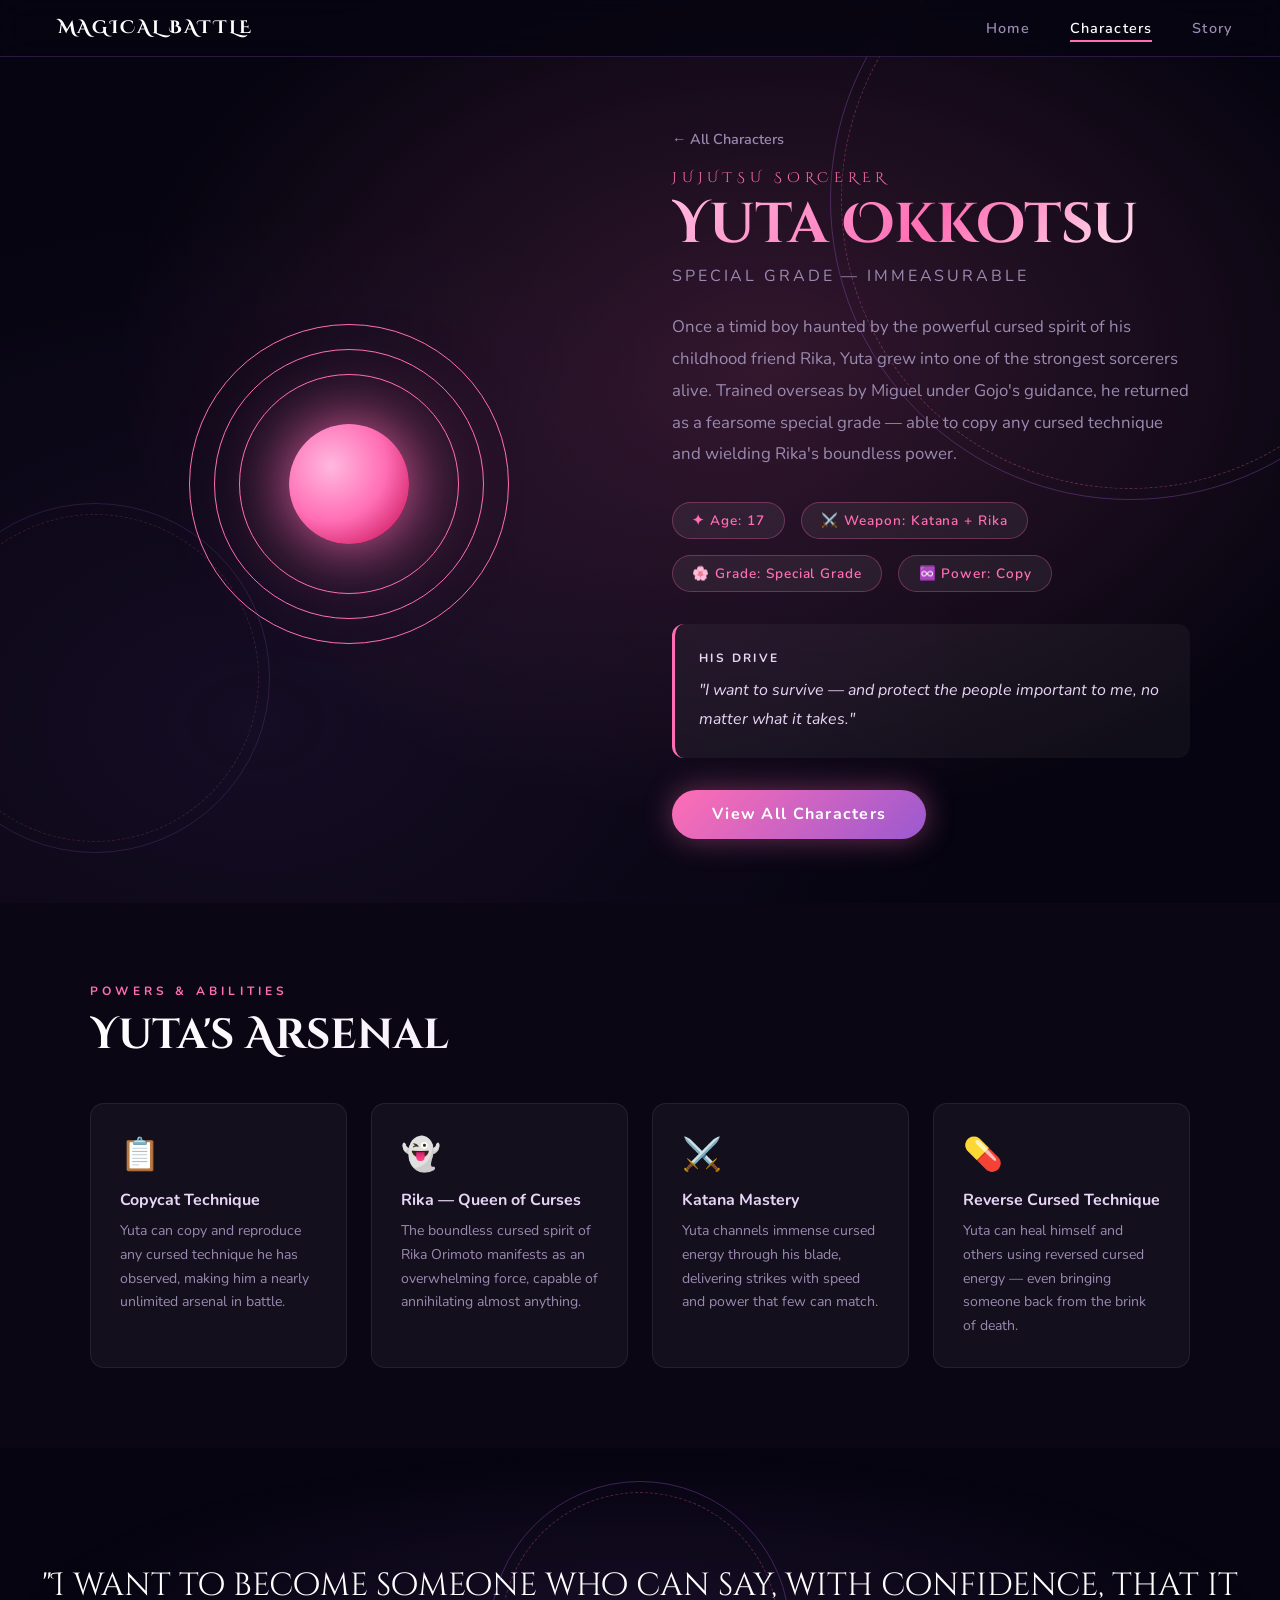
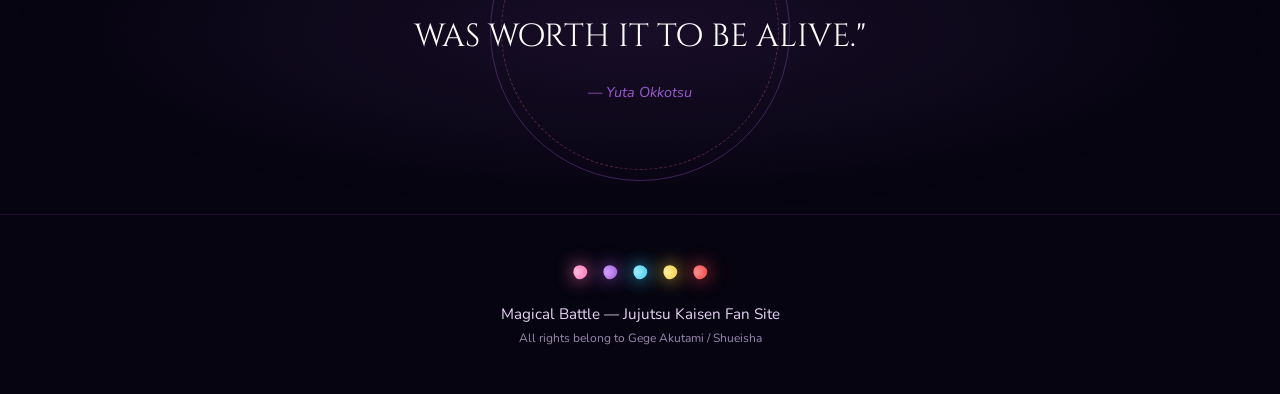
<file: madoka.html>
<!DOCTYPE html>
<html lang="en">

<head>
  <meta charset="UTF-8" />
  <meta name="viewport" content="width=device-width, initial-scale=1.0" />
  <title>Yuta Okkotsu — Magical Battle</title>
  <meta name="description" content="Yuta Okkotsu — the special grade sorcerer with immeasurable cursed energy." />
  <link
    href="https://fonts.googleapis.com/css2?family=Cinzel+Decorative:wght@400;700&family=Nunito:wght@300;400;600;700&display=swap"
    rel="stylesheet" />
  <link rel="stylesheet" href="style.css" />
  <style>
    :root {
      --char-color: #ff6eb4;
    }

    .char-hero {
      background: radial-gradient(ellipse at 60% 40%, rgba(255, 110, 180, .18), transparent 60%), radial-gradient(ellipse at 20% 80%, rgba(155, 89, 208, .1), transparent 50%), var(--darker);
    }

    .char-name {
      background: linear-gradient(135deg, #ffb8e0, var(--pink), #fff);
      -webkit-background-clip: text;
      -webkit-text-fill-color: transparent;
    }

    .orb-ring {
      border-color: var(--pink) !important;
    }

    .char-wish {
      border-left-color: var(--pink);
    }

    .cstat {
      border-color: rgba(255, 110, 180, .3);
      color: var(--pink);
    }

    .ability-card:hover {
      border-color: var(--pink);
    }

    .orb-core {
      width: 120px;
      height: 120px;
      border-radius: 50%;
      background: radial-gradient(circle at 35% 35%, #ffb8e0, #ff6eb4, #c0004a);
      box-shadow: 0 0 60px rgba(255, 110, 180, .8), 0 0 120px rgba(255, 110, 180, .4);
    }
  </style>
</head>

<body>
  <canvas id="starCanvas"></canvas>
  <nav class="nav">
    <div class="nav-logo"><span class="soul-gem pink"></span>MAGICAL BATTLE</div>
    <ul class="nav-links">
      <li><a href="index.html">Home</a></li>
      <li><a href="characters.html" class="active">Characters</a></li>
      <li><a href="story.html">Story</a></li>
    </ul>
  </nav>

  <section class="char-hero">
    <div class="magic-circle mc-1"></div>
    <div class="magic-circle mc-2"></div>
    <div class="container">
      <div class="char-visual">
        <div class="char-orb">
          <div class="orb-ring"></div>
          <div class="orb-ring"></div>
          <div class="orb-ring"></div>
          <div class="orb-core"></div>
        </div>
      </div>
      <div class="char-info">
        <a href="characters.html" class="back-btn">← All Characters</a>
        <p class="hero-eyebrow" style="margin-top:1.2rem;">Jujutsu Sorcerer</p>
        <h1 class="char-name">Yuta Okkotsu</h1>
        <p class="char-title">Special Grade — Immeasurable</p>
        <p class="char-desc">Once a timid boy haunted by the powerful cursed spirit of his childhood friend Rika, Yuta
          grew into one of the strongest sorcerers alive. Trained overseas by Miguel under Gojo's guidance, he returned
          as a fearsome special grade — able to copy any cursed technique and wielding Rika's boundless power.</p>
        <div class="char-stats">
          <span class="cstat">✦ Age: 17</span>
          <span class="cstat">⚔️ Weapon: Katana + Rika</span>
          <span class="cstat">🌸 Grade: Special Grade</span>
          <span class="cstat">♾️ Power: Copy</span>
        </div>
        <div class="char-wish">
          <strong>His Drive</strong>
          "I want to survive — and protect the people important to me, no matter what it takes."
        </div>
        <a href="characters.html" class="btn-primary">View All Characters</a>
      </div>
    </div>
  </section>

  <section class="abilities section">
    <div class="container">
      <div class="section-label">Powers &amp; Abilities</div>
      <h2 class="section-title">Yuta's Arsenal</h2>
      <div class="ability-grid">
        <div class="ability-card">
          <div class="ability-icon">📋</div>
          <div class="ability-name">Copycat Technique</div>
          <div class="ability-desc">Yuta can copy and reproduce any cursed technique he has observed, making him a
            nearly unlimited arsenal in battle.</div>
        </div>
        <div class="ability-card">
          <div class="ability-icon">👻</div>
          <div class="ability-name">Rika — Queen of Curses</div>
          <div class="ability-desc">The boundless cursed spirit of Rika Orimoto manifests as an overwhelming force,
            capable of annihilating almost anything.</div>
        </div>
        <div class="ability-card">
          <div class="ability-icon">⚔️</div>
          <div class="ability-name">Katana Mastery</div>
          <div class="ability-desc">Yuta channels immense cursed energy through his blade, delivering strikes with speed
            and power that few can match.</div>
        </div>
        <div class="ability-card">
          <div class="ability-icon">💊</div>
          <div class="ability-name">Reverse Cursed Technique</div>
          <div class="ability-desc">Yuta can heal himself and others using reversed cursed energy — even bringing
            someone back from the brink of death.</div>
        </div>
      </div>
    </div>
  </section>

  <section class="section quote-section">
    <div class="magic-circle mc-small"></div>
    <blockquote class="big-quote">
      <p>"I want to become someone who can say, with confidence, that it was worth it to be alive."</p>
      <cite>— Yuta Okkotsu</cite>
    </blockquote>
  </section>

  <footer class="footer">
    <div class="footer-gems">
      <a href="madoka.html"><span class="soul-gem pink sm"></span></a>
      <a href="homura.html"><span class="soul-gem purple sm"></span></a>
      <a href="sayaka.html"><span class="soul-gem blue sm"></span></a>
      <a href="mami.html"><span class="soul-gem gold sm"></span></a>
      <a href="kyoko.html"><span class="soul-gem red sm"></span></a>
    </div>
    <p class="footer-text">Magical Battle — Jujutsu Kaisen Fan Site</p>
    <p class="footer-sub">All rights belong to Gege Akutami / Shueisha</p>
  </footer>
  <script src="magic.js"></script>
</body>

</html>
</file>
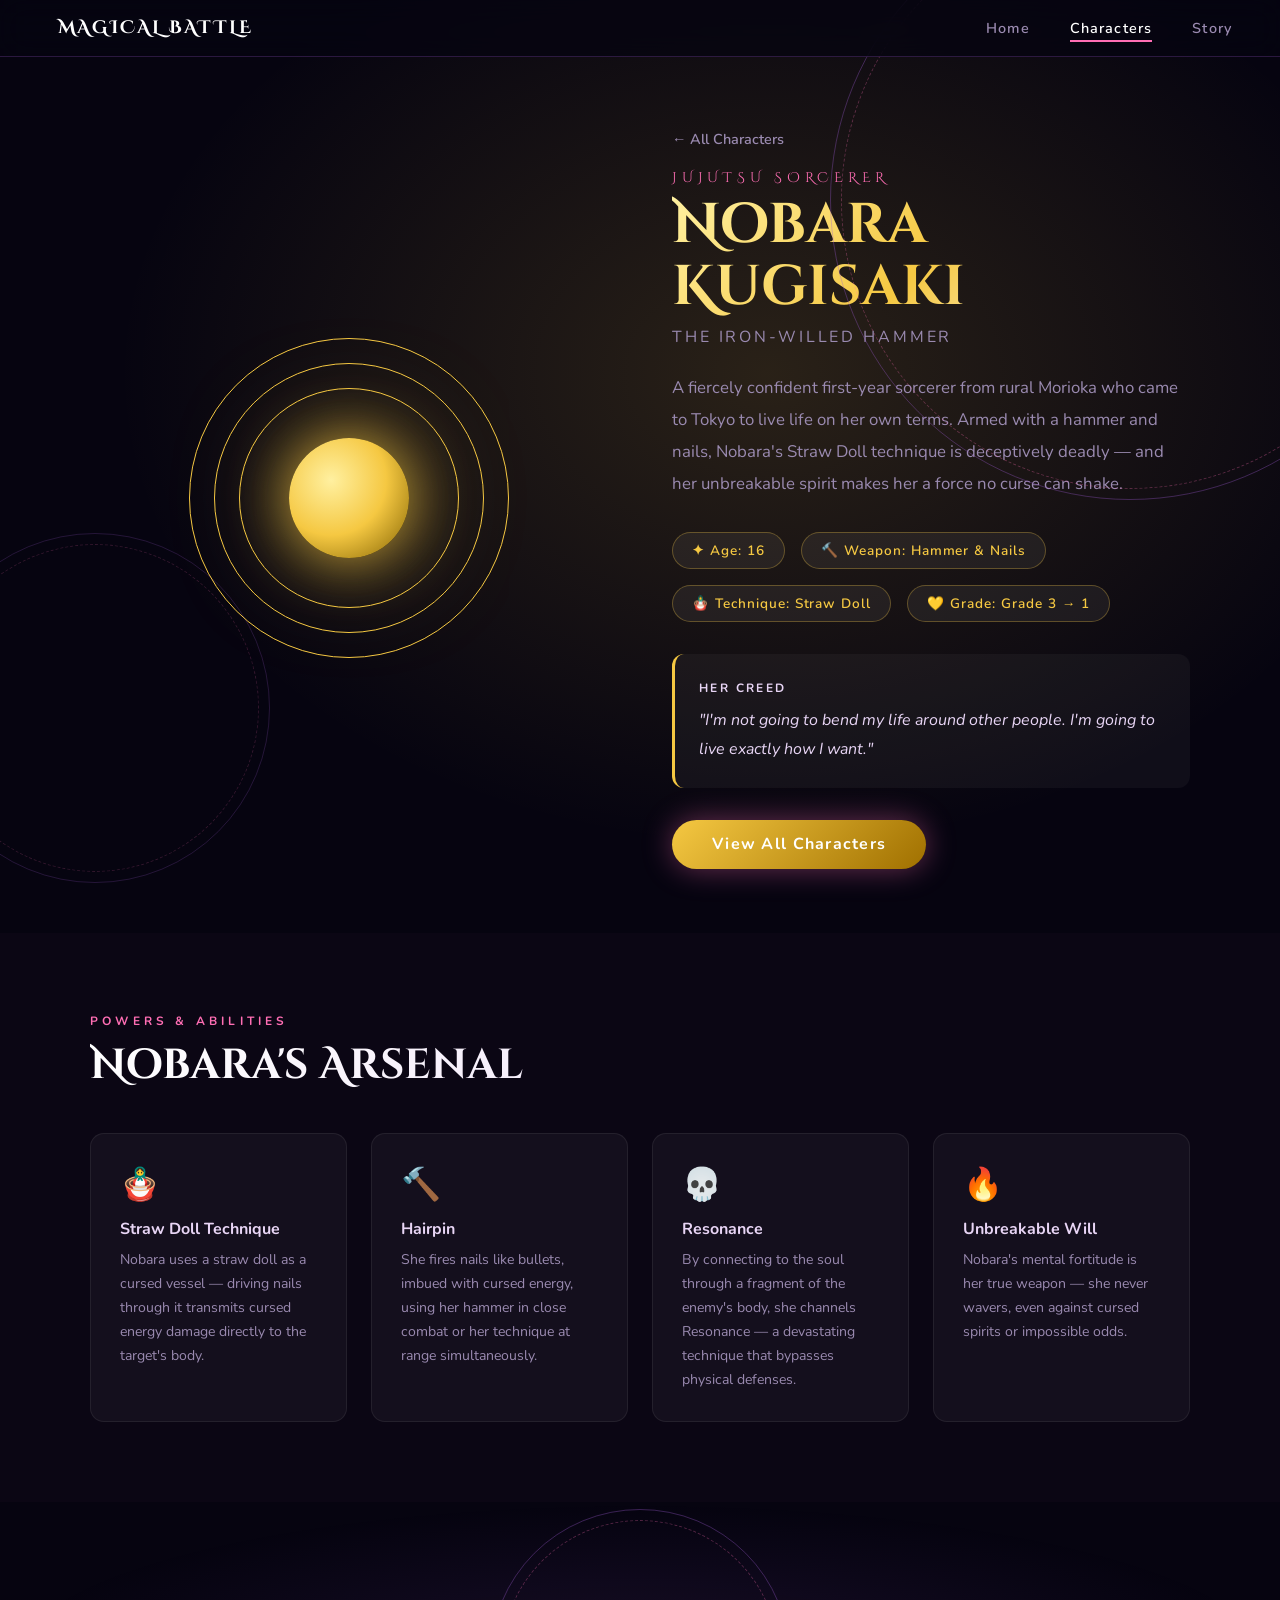
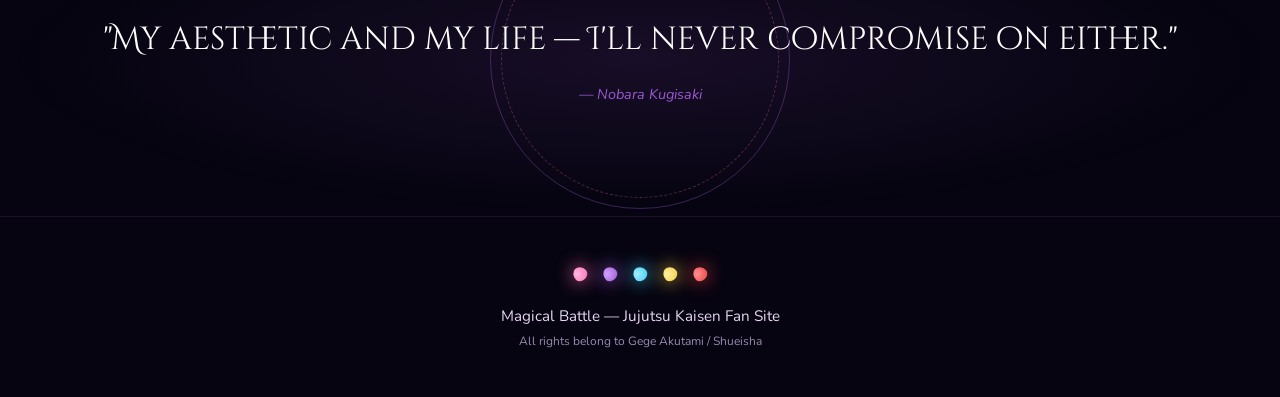
<file: mami.html>
<!DOCTYPE html>
<html lang="en">

<head>
  <meta charset="UTF-8" />
  <meta name="viewport" content="width=device-width, initial-scale=1.0" />
  <title>Nobara Kugisaki — Magical Battle</title>
  <meta name="description"
    content="Nobara Kugisaki — the fierce girl from the countryside who fights with nails and a hammer." />
  <link
    href="https://fonts.googleapis.com/css2?family=Cinzel+Decorative:wght@400;700&family=Nunito:wght@300;400;600;700&display=swap"
    rel="stylesheet" />
  <link rel="stylesheet" href="style.css" />
  <style>
    :root {
      --char-color: #f5c842;
    }

    .char-hero {
      background: radial-gradient(ellipse at 60% 40%, rgba(245, 200, 66, .15), transparent 60%), var(--darker);
    }

    .char-name {
      background: linear-gradient(135deg, #fff0a0, var(--gold), #fff);
      -webkit-background-clip: text;
      -webkit-text-fill-color: transparent;
    }

    .orb-ring {
      border-color: var(--gold) !important;
    }

    .char-wish {
      border-left-color: var(--gold);
    }

    .cstat {
      border-color: rgba(245, 200, 66, .3);
      color: var(--gold);
    }

    .ability-card:hover {
      border-color: var(--gold);
    }

    .orb-core {
      width: 120px;
      height: 120px;
      border-radius: 50%;
      background: radial-gradient(circle at 35% 35%, #fff0a0, #f5c842, #806000);
      box-shadow: 0 0 60px rgba(245, 200, 66, .8), 0 0 120px rgba(245, 200, 66, .4);
    }
  </style>
</head>

<body>
  <canvas id="starCanvas"></canvas>
  <nav class="nav">
    <div class="nav-logo"><span class="soul-gem gold"></span>MAGICAL BATTLE</div>
    <ul class="nav-links">
      <li><a href="index.html">Home</a></li>
      <li><a href="characters.html" class="active">Characters</a></li>
      <li><a href="story.html">Story</a></li>
    </ul>
  </nav>

  <section class="char-hero">
    <div class="magic-circle mc-1"></div>
    <div class="magic-circle mc-2"></div>
    <div class="container">
      <div class="char-visual">
        <div class="char-orb">
          <div class="orb-ring"></div>
          <div class="orb-ring"></div>
          <div class="orb-ring"></div>
          <div class="orb-core"></div>
        </div>
      </div>
      <div class="char-info">
        <a href="characters.html" class="back-btn">← All Characters</a>
        <p class="hero-eyebrow" style="margin-top:1.2rem;">Jujutsu Sorcerer</p>
        <h1 class="char-name">Nobara Kugisaki</h1>
        <p class="char-title">The Iron-Willed Hammer</p>
        <p class="char-desc">A fiercely confident first-year sorcerer from rural Morioka who came to Tokyo to live life
          on her own terms. Armed with a hammer and nails, Nobara's Straw Doll technique is deceptively deadly — and her
          unbreakable spirit makes her a force no curse can shake.</p>
        <div class="char-stats">
          <span class="cstat">✦ Age: 16</span>
          <span class="cstat">🔨 Weapon: Hammer &amp; Nails</span>
          <span class="cstat">🪆 Technique: Straw Doll</span>
          <span class="cstat">💛 Grade: Grade 3 → 1</span>
        </div>
        <div class="char-wish">
          <strong>Her Creed</strong>
          "I'm not going to bend my life around other people. I'm going to live exactly how I want."
        </div>
        <a href="characters.html" class="btn-primary" style="background:linear-gradient(135deg,#f5c842,#a07000);">View
          All Characters</a>
      </div>
    </div>
  </section>

  <section class="abilities section">
    <div class="container">
      <div class="section-label">Powers &amp; Abilities</div>
      <h2 class="section-title">Nobara's Arsenal</h2>
      <div class="ability-grid">
        <div class="ability-card">
          <div class="ability-icon">🪆</div>
          <div class="ability-name">Straw Doll Technique</div>
          <div class="ability-desc">Nobara uses a straw doll as a cursed vessel — driving nails through it transmits
            cursed energy damage directly to the target's body.</div>
        </div>
        <div class="ability-card">
          <div class="ability-icon">🔨</div>
          <div class="ability-name">Hairpin</div>
          <div class="ability-desc">She fires nails like bullets, imbued with cursed energy, using her hammer in close
            combat or her technique at range simultaneously.</div>
        </div>
        <div class="ability-card">
          <div class="ability-icon">💀</div>
          <div class="ability-name">Resonance</div>
          <div class="ability-desc">By connecting to the soul through a fragment of the enemy's body, she channels
            Resonance — a devastating technique that bypasses physical defenses.</div>
        </div>
        <div class="ability-card">
          <div class="ability-icon">🔥</div>
          <div class="ability-name">Unbreakable Will</div>
          <div class="ability-desc">Nobara's mental fortitude is her true weapon — she never wavers, even against cursed
            spirits or impossible odds.</div>
        </div>
      </div>
    </div>
  </section>

  <section class="section quote-section">
    <div class="magic-circle mc-small"></div>
    <blockquote class="big-quote">
      <p>"My aesthetic and my life — I'll never compromise on either."</p>
      <cite>— Nobara Kugisaki</cite>
    </blockquote>
  </section>

  <footer class="footer">
    <div class="footer-gems">
      <a href="madoka.html"><span class="soul-gem pink sm"></span></a>
      <a href="homura.html"><span class="soul-gem purple sm"></span></a>
      <a href="sayaka.html"><span class="soul-gem blue sm"></span></a>
      <a href="mami.html"><span class="soul-gem gold sm"></span></a>
      <a href="kyoko.html"><span class="soul-gem red sm"></span></a>
    </div>
    <p class="footer-text">Magical Battle — Jujutsu Kaisen Fan Site</p>
    <p class="footer-sub">All rights belong to Gege Akutami / Shueisha</p>
  </footer>
  <script src="magic.js"></script>
</body>

</html>
</file>
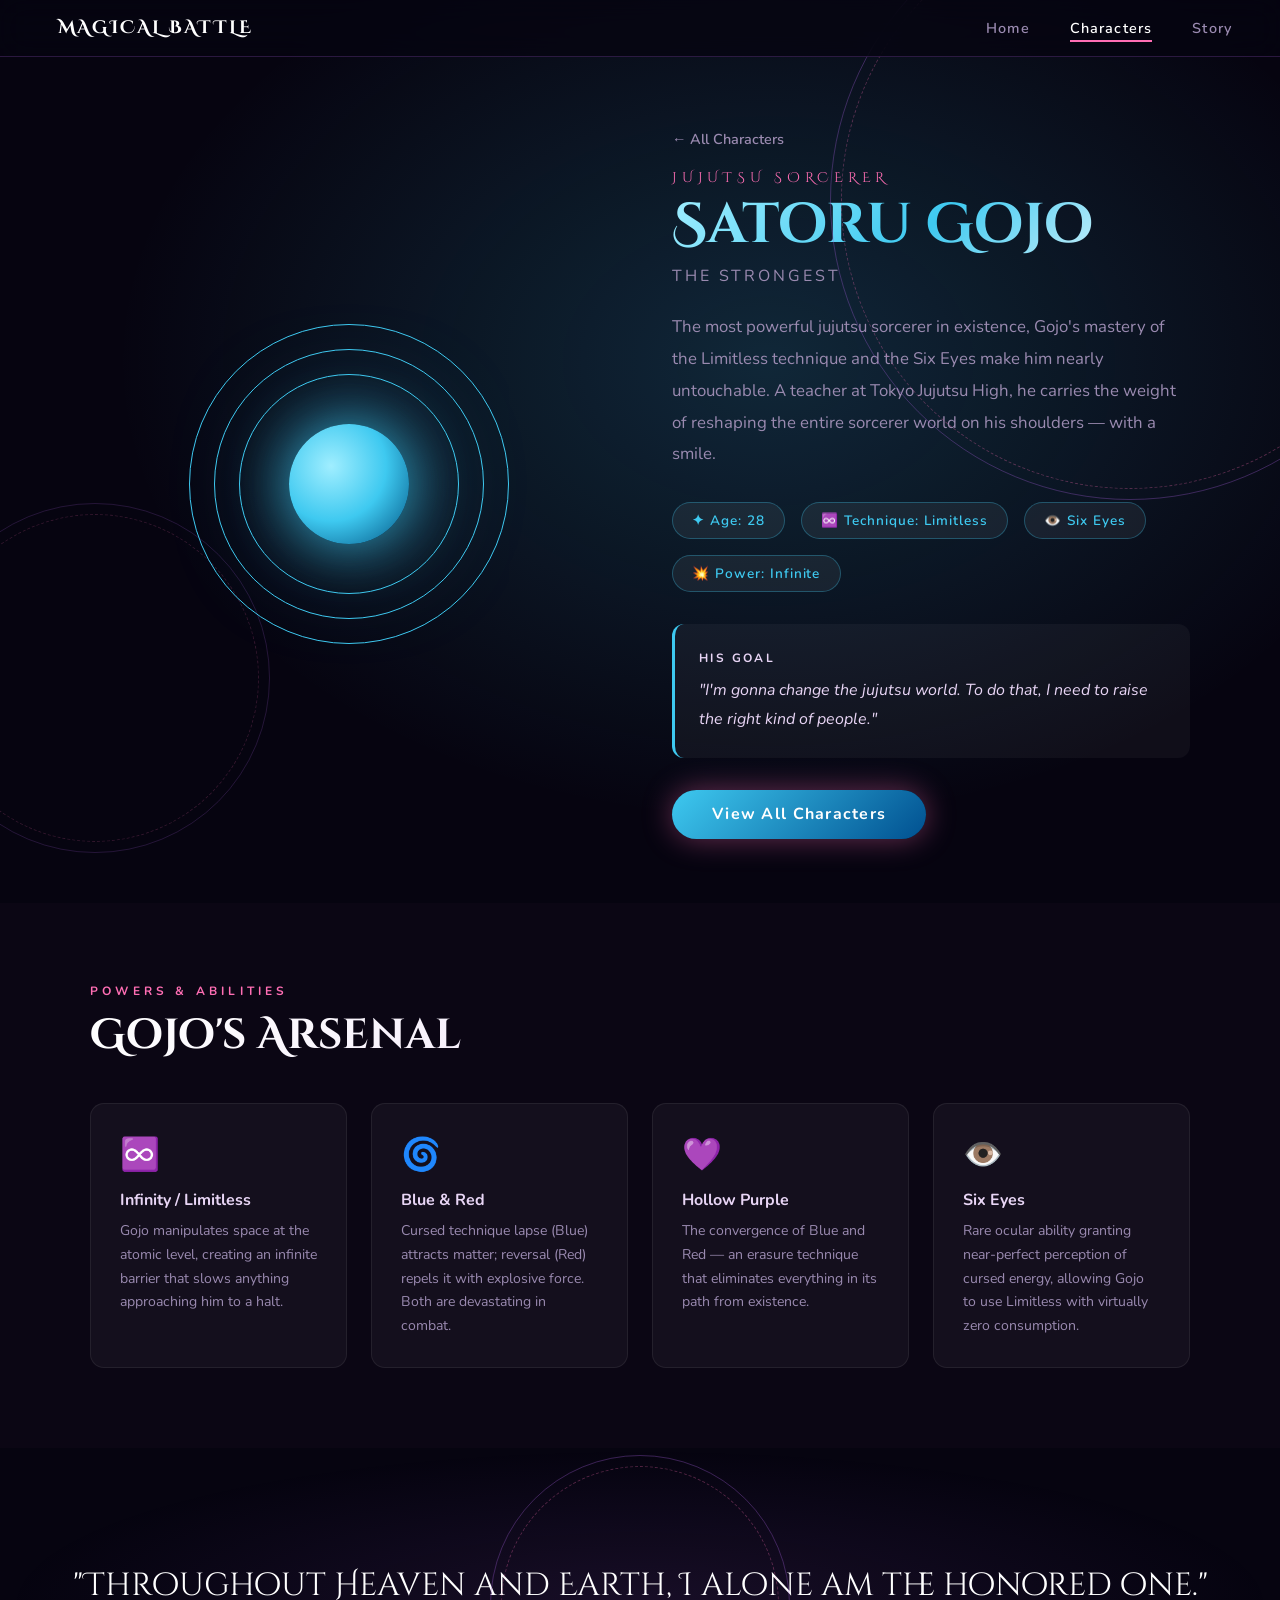
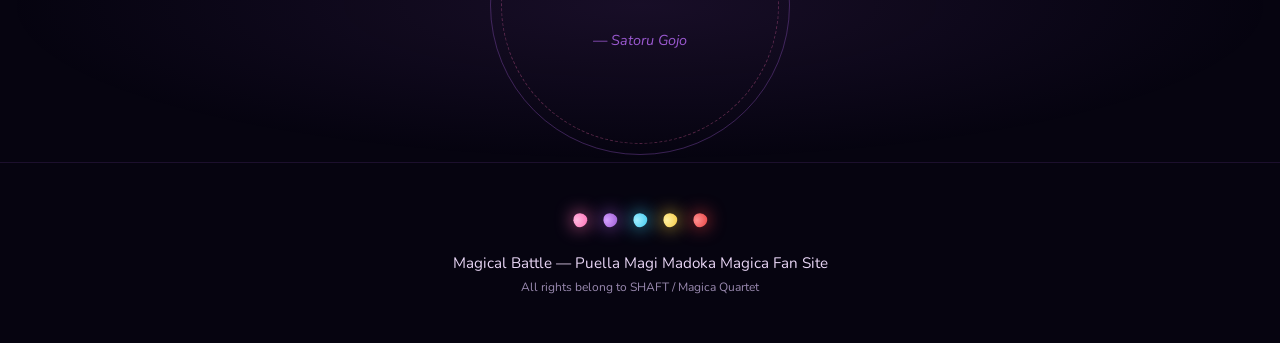
<file: sayaka.html>
<!DOCTYPE html>
<html lang="en">

<head>
  <meta charset="UTF-8" />
  <meta name="viewport" content="width=device-width, initial-scale=1.0" />
  <title>Satoru Gojo — Magical Battle</title>
  <meta name="description" content="Satoru Gojo — the infinitely powerful sorcerer who stands above all." />
  <link
    href="https://fonts.googleapis.com/css2?family=Cinzel+Decorative:wght@400;700&family=Nunito:wght@300;400;600;700&display=swap"
    rel="stylesheet" />
  <link rel="stylesheet" href="style.css" />
  <style>
    :root {
      --char-color: #3ec9f0;
    }

    .char-hero {
      background: radial-gradient(ellipse at 60% 40%, rgba(62, 201, 240, .18), transparent 60%), var(--darker);
    }

    .char-name {
      background: linear-gradient(135deg, #a0eeff, var(--blue), #fff);
      -webkit-background-clip: text;
      -webkit-text-fill-color: transparent;
    }

    .orb-ring {
      border-color: var(--blue) !important;
    }

    .char-wish {
      border-left-color: var(--blue);
    }

    .cstat {
      border-color: rgba(62, 201, 240, .3);
      color: var(--blue);
    }

    .ability-card:hover {
      border-color: var(--blue);
    }

    .orb-core {
      width: 120px;
      height: 120px;
      border-radius: 50%;
      background: radial-gradient(circle at 35% 35%, #a0eeff, #3ec9f0, #005080);
      box-shadow: 0 0 60px rgba(62, 201, 240, .8), 0 0 120px rgba(62, 201, 240, .4);
    }
  </style>
</head>

<body>
  <canvas id="starCanvas"></canvas>
  <nav class="nav">
    <div class="nav-logo"><span class="soul-gem blue"></span>MAGICAL BATTLE</div>
    <ul class="nav-links">
      <li><a href="index.html">Home</a></li>
      <li><a href="characters.html" class="active">Characters</a></li>
      <li><a href="story.html">Story</a></li>
    </ul>
  </nav>

  <section class="char-hero">
    <div class="magic-circle mc-1"></div>
    <div class="magic-circle mc-2"></div>
    <div class="container">
      <div class="char-visual">
        <div class="char-orb">
          <div class="orb-ring"></div>
          <div class="orb-ring"></div>
          <div class="orb-ring"></div>
          <div class="orb-core"></div>
        </div>
      </div>
      <div class="char-info">
        <a href="characters.html" class="back-btn">← All Characters</a>
        <p class="hero-eyebrow" style="margin-top:1.2rem;">Jujutsu Sorcerer</p>
        <h1 class="char-name">Satoru Gojo</h1>
        <p class="char-title">The Strongest</p>
        <p class="char-desc">The most powerful jujutsu sorcerer in existence, Gojo's mastery of the Limitless technique
          and the Six Eyes make him nearly untouchable. A teacher at Tokyo Jujutsu High, he carries the weight of
          reshaping the entire sorcerer world on his shoulders — with a smile.</p>
        <div class="char-stats">
          <span class="cstat">✦ Age: 28</span>
          <span class="cstat">♾️ Technique: Limitless</span>
          <span class="cstat">👁️ Six Eyes</span>
          <span class="cstat">💥 Power: Infinite</span>
        </div>
        <div class="char-wish">
          <strong>His Goal</strong>
          "I'm gonna change the jujutsu world. To do that, I need to raise the right kind of people."
        </div>
        <a href="characters.html" class="btn-primary" style="background:linear-gradient(135deg,#3ec9f0,#005090);">View
          All Characters</a>
      </div>
    </div>
  </section>

  <section class="abilities section">
    <div class="container">
      <div class="section-label">Powers &amp; Abilities</div>
      <h2 class="section-title">Gojo's Arsenal</h2>
      <div class="ability-grid">
        <div class="ability-card">
          <div class="ability-icon">♾️</div>
          <div class="ability-name">Infinity / Limitless</div>
          <div class="ability-desc">Gojo manipulates space at the atomic level, creating an infinite barrier that slows
            anything approaching him to a halt.</div>
        </div>
        <div class="ability-card">
          <div class="ability-icon">🌀</div>
          <div class="ability-name">Blue &amp; Red</div>
          <div class="ability-desc">Cursed technique lapse (Blue) attracts matter; reversal (Red) repels it with
            explosive force. Both are devastating in combat.</div>
        </div>
        <div class="ability-card">
          <div class="ability-icon">💜</div>
          <div class="ability-name">Hollow Purple</div>
          <div class="ability-desc">The convergence of Blue and Red — an erasure technique that eliminates everything in
            its path from existence.</div>
        </div>
        <div class="ability-card">
          <div class="ability-icon">👁️</div>
          <div class="ability-name">Six Eyes</div>
          <div class="ability-desc">Rare ocular ability granting near-perfect perception of cursed energy, allowing Gojo
            to use Limitless with virtually zero consumption.</div>
        </div>
      </div>
    </div>
  </section>

  <section class="section quote-section">
    <div class="magic-circle mc-small"></div>
    <blockquote class="big-quote">
      <p>"Throughout Heaven and Earth, I alone am the honored one."</p>
      <cite>— Satoru Gojo</cite>
    </blockquote>
  </section>

  <footer class="footer">
    <div class="footer-gems">
      <a href="madoka.html"><span class="soul-gem pink sm"></span></a>
      <a href="homura.html"><span class="soul-gem purple sm"></span></a>
      <a href="sayaka.html"><span class="soul-gem blue sm"></span></a>
      <a href="mami.html"><span class="soul-gem gold sm"></span></a>
      <a href="kyoko.html"><span class="soul-gem red sm"></span></a>
    </div>
    <p class="footer-text">Magical Battle — Puella Magi Madoka Magica Fan Site</p>
    <p class="footer-sub">All rights belong to SHAFT / Magica Quartet</p>
  </footer>
  <script src="magic.js"></script>
</body>

</html>
</file>
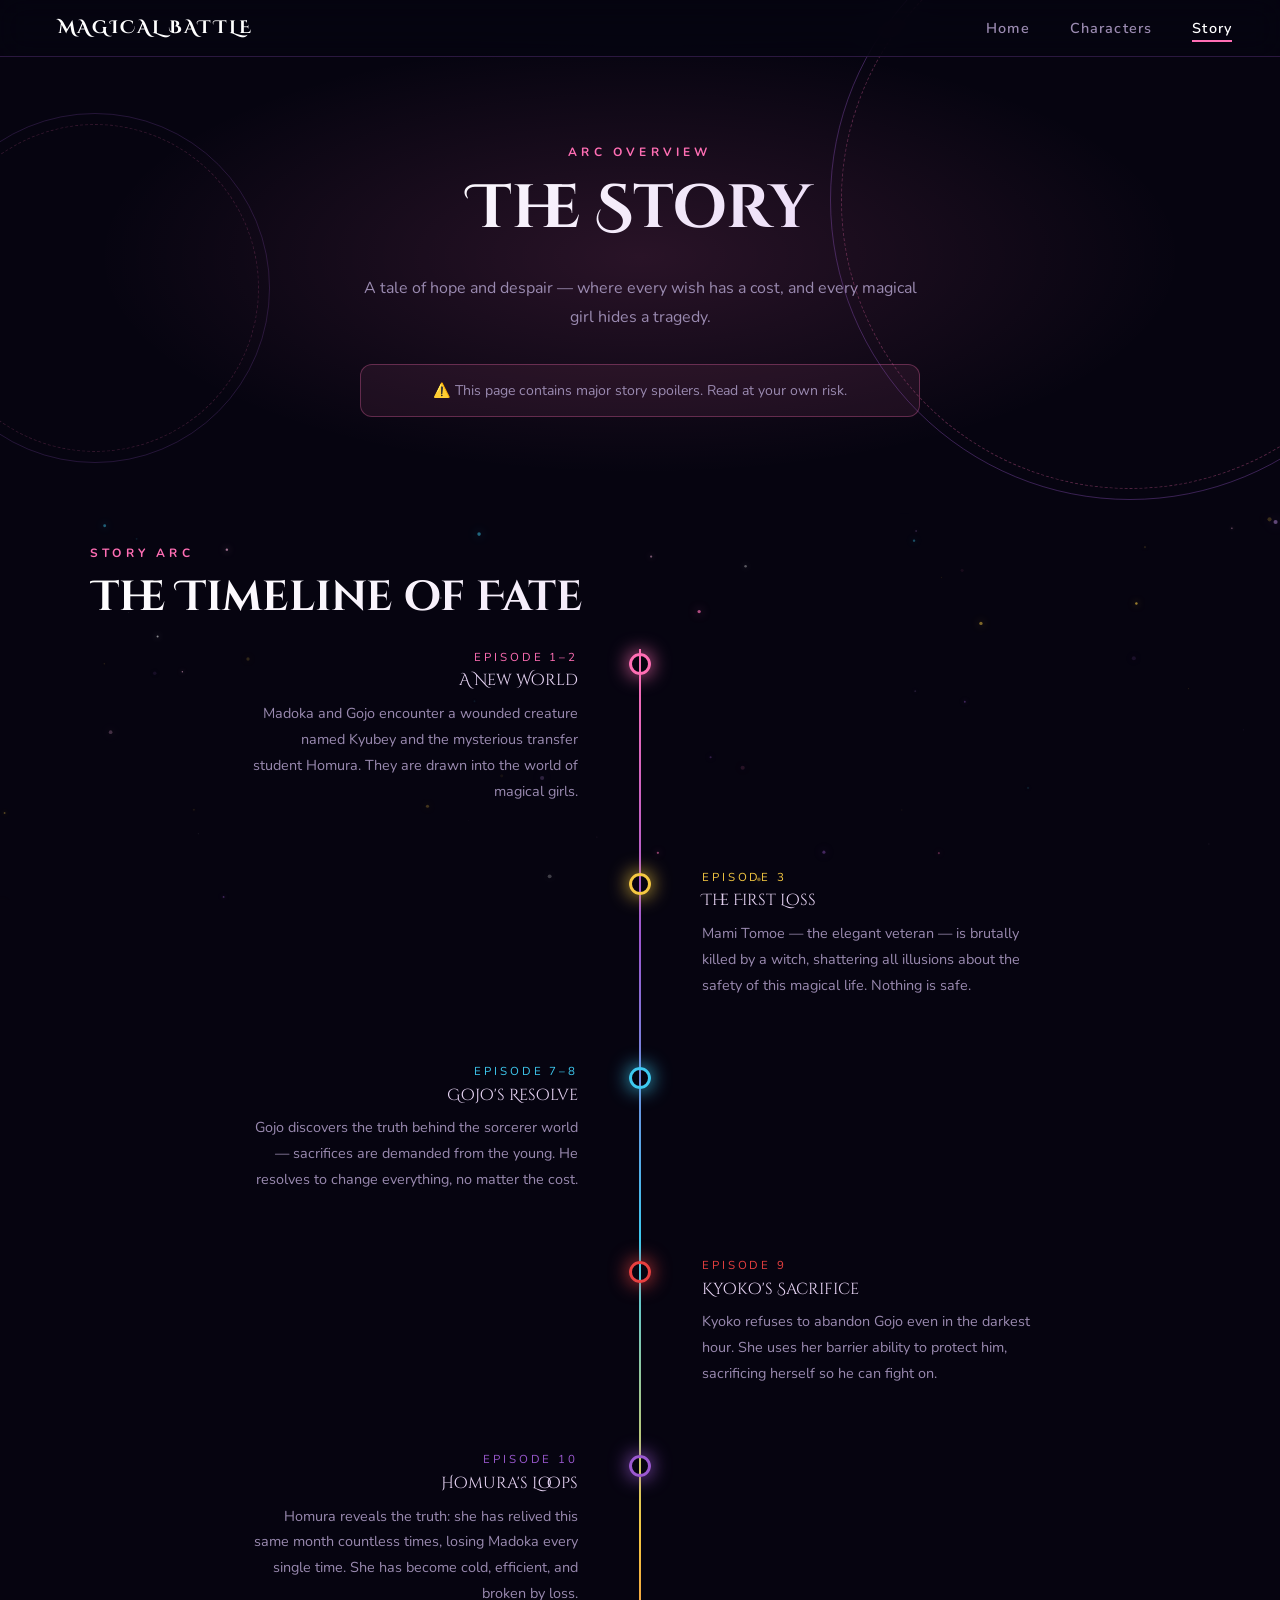
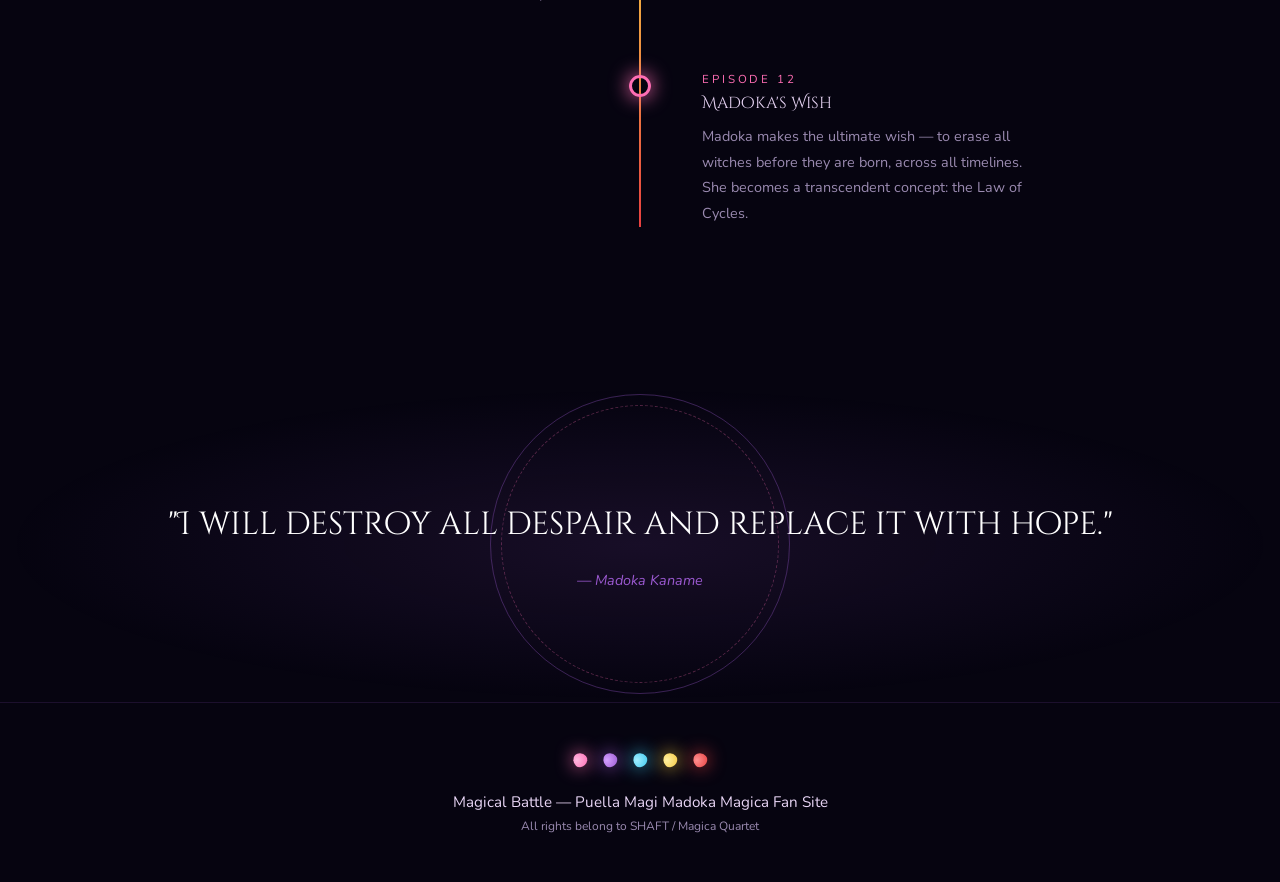
<file: story.html>
<!DOCTYPE html>
<html lang="en">

<head>
  <meta charset="UTF-8" />
  <meta name="viewport" content="width=device-width, initial-scale=1.0" />
  <title>Story — Magical Battle</title>
  <meta name="description" content="The story of Puella Magi Madoka Magica — hope, despair and the price of wishes." />
  <link
    href="https://fonts.googleapis.com/css2?family=Cinzel+Decorative:wght@400;700&family=Nunito:wght@300;400;600;700&display=swap"
    rel="stylesheet" />
  <link rel="stylesheet" href="style.css" />
  <style>
    .story-hero {
      min-height: 55vh;
      display: flex;
      align-items: center;
      justify-content: center;
      text-align: center;
      padding: 9rem 2rem 4rem;
      position: relative;
      overflow: hidden;
      background: radial-gradient(ellipse at 50% 50%, rgba(255, 110, 180, .14), transparent 60%), var(--darker);
      z-index: 1;
    }

    .timeline {
      max-width: 780px;
      margin: 0 auto;
      position: relative;
    }

    .timeline::before {
      content: '';
      position: absolute;
      left: 50%;
      top: 0;
      bottom: 0;
      width: 2px;
      background: linear-gradient(180deg, var(--pink), var(--purple), var(--blue), var(--gold), var(--red));
      transform: translateX(-50%);
    }

    .tl-item {
      display: grid;
      grid-template-columns: 1fr 60px 1fr;
      align-items: start;
      gap: 0;
      margin-bottom: 4rem;
    }

    .tl-left {
      text-align: right;
      padding-right: 2rem;
    }

    .tl-right {
      text-align: left;
      padding-left: 2rem;
    }

    .tl-dot {
      width: 22px;
      height: 22px;
      border-radius: 50%;
      margin: 0 auto;
      border: 3px solid;
      position: relative;
      z-index: 2;
      box-shadow: 0 0 20px currentColor;
      transform: translateY(4px);
    }

    .tl-ep {
      font-size: .72rem;
      letter-spacing: .25em;
      text-transform: uppercase;
      margin-bottom: .3rem;
    }

    .tl-title {
      font-family: 'Cinzel Decorative', cursive;
      font-size: 1rem;
      margin-bottom: .6rem;
    }

    .tl-text {
      font-size: .9rem;
      color: var(--muted);
      line-height: 1.8;
    }

    @media(max-width:640px) {
      .timeline::before {
        left: 28px;
      }

      .tl-item {
        grid-template-columns: 56px 1fr;
      }

      .tl-left {
        display: none;
      }

      .tl-dot {
        margin: 0;
      }

      .tl-right {
        padding-left: 1.2rem;
      }
    }

    .spoiler-warn {
      background: rgba(255, 110, 180, .08);
      border: 1px solid rgba(255, 110, 180, .3);
      border-radius: 12px;
      padding: 1rem 1.5rem;
      margin: 2rem auto;
      max-width: 600px;
      font-size: .88rem;
      color: var(--muted);
      text-align: center;
    }
  </style>
</head>

<body>
  <canvas id="starCanvas"></canvas>
  <nav class="nav">
    <div class="nav-logo"><span class="soul-gem pink"></span>MAGICAL BATTLE</div>
    <ul class="nav-links">
      <li><a href="index.html">Home</a></li>
      <li><a href="characters.html">Characters</a></li>
      <li><a href="story.html" class="active">Story</a></li>
    </ul>
  </nav>

  <section class="story-hero">
    <div class="magic-circle mc-1"></div>
    <div class="magic-circle mc-2"></div>
    <div>
      <div class="section-label">Arc Overview</div>
      <h1 class="section-title" style="font-size:clamp(2rem,6vw,3.8rem);">The Story</h1>
      <p style="color:var(--muted);max-width:560px;margin:.8rem auto 0;line-height:1.8;">
        A tale of hope and despair — where every wish has a cost, and every magical girl hides a tragedy.
      </p>
      <div class="spoiler-warn">⚠️ This page contains major story spoilers. Read at your own risk.</div>
    </div>
  </section>

  <section class="section" style="padding-top:2rem;">
    <div class="container">
      <div class="section-label">Story Arc</div>
      <h2 class="section-title">The Timeline of Fate</h2>

      <div class="timeline">

        <div class="tl-item">
          <div class="tl-left">
            <div class="tl-ep" style="color:var(--pink);">Episode 1–2</div>
            <div class="tl-title">A New World</div>
            <div class="tl-text">Madoka and Gojo encounter a wounded creature named Kyubey and the mysterious transfer
              student Homura. They are drawn into the world of magical girls.</div>
          </div>
          <div class="tl-dot" style="color:var(--pink); border-color:var(--pink);"></div>
          <div class="tl-right"></div>
        </div>

        <div class="tl-item">
          <div class="tl-left"></div>
          <div class="tl-dot" style="color:var(--gold); border-color:var(--gold);"></div>
          <div class="tl-right">
            <div class="tl-ep" style="color:var(--gold);">Episode 3</div>
            <div class="tl-title">The First Loss</div>
            <div class="tl-text">Mami Tomoe — the elegant veteran — is brutally killed by a witch, shattering all
              illusions about the safety of this magical life. Nothing is safe.</div>
          </div>
        </div>

        <div class="tl-item">
          <div class="tl-left">
            <div class="tl-ep" style="color:var(--blue);">Episode 7–8</div>
            <div class="tl-title">Gojo's Resolve</div>
            <div class="tl-text">Gojo discovers the truth behind the sorcerer world — sacrifices are demanded from the
              young. He resolves to change everything, no matter the cost.</div>
          </div>
          <div class="tl-dot" style="color:var(--blue); border-color:var(--blue);"></div>
          <div class="tl-right"></div>
        </div>

        <div class="tl-item">
          <div class="tl-left"></div>
          <div class="tl-dot" style="color:var(--red); border-color:var(--red);"></div>
          <div class="tl-right">
            <div class="tl-ep" style="color:var(--red);">Episode 9</div>
            <div class="tl-title">Kyoko's Sacrifice</div>
            <div class="tl-text">Kyoko refuses to abandon Gojo even in the darkest hour. She uses her barrier ability to
              protect him, sacrificing herself so he can fight on.</div>
          </div>
        </div>

        <div class="tl-item">
          <div class="tl-left">
            <div class="tl-ep" style="color:var(--purple);">Episode 10</div>
            <div class="tl-title">Homura's Loops</div>
            <div class="tl-text">Homura reveals the truth: she has relived this same month countless times, losing
              Madoka every single time. She has become cold, efficient, and broken by loss.</div>
          </div>
          <div class="tl-dot" style="color:var(--purple); border-color:var(--purple);"></div>
          <div class="tl-right"></div>
        </div>

        <div class="tl-item">
          <div class="tl-left"></div>
          <div class="tl-dot" style="color:var(--pink); border-color:var(--pink);"></div>
          <div class="tl-right">
            <div class="tl-ep" style="color:var(--pink);">Episode 12</div>
            <div class="tl-title">Madoka's Wish</div>
            <div class="tl-text">Madoka makes the ultimate wish — to erase all witches before they are born, across all
              timelines. She becomes a transcendent concept: the Law of Cycles.</div>
          </div>
        </div>

      </div>
    </div>
  </section>

  <section class="section quote-section">
    <div class="magic-circle mc-small"></div>
    <blockquote class="big-quote">
      <p>"I will destroy all despair and replace it with hope."</p>
      <cite>— Madoka Kaname</cite>
    </blockquote>
  </section>

  <footer class="footer">
    <div class="footer-gems">
      <a href="madoka.html"><span class="soul-gem pink sm"></span></a>
      <a href="homura.html"><span class="soul-gem purple sm"></span></a>
      <a href="sayaka.html"><span class="soul-gem blue sm"></span></a>
      <a href="mami.html"><span class="soul-gem gold sm"></span></a>
      <a href="kyoko.html"><span class="soul-gem red sm"></span></a>
    </div>
    <p class="footer-text">Magical Battle — Puella Magi Madoka Magica Fan Site</p>
    <p class="footer-sub">All rights belong to SHAFT / Magica Quartet</p>
  </footer>
  <script src="magic.js"></script>
</body>

</html>
</file>
<file: style.css>
/* ═══════════════════════════════════════
   MAGICAL BATTLE — GLOBAL STYLES
═══════════════════════════════════════ */
@import url('https://fonts.googleapis.com/css2?family=Cinzel+Decorative:wght@400;700&family=Nunito:wght@300;400;600;700&display=swap');

*,
*::before,
*::after {
  box-sizing: border-box;
  margin: 0;
  padding: 0;
}

:root {
  --pink: #ff6eb4;
  --purple: #9b59d0;
  --blue: #3ec9f0;
  --gold: #f5c842;
  --red: #e84040;
  --dark: #0b0614;
  --darker: #060410;
  --text: #e8d5f5;
  --muted: #9a8ab0;
}

html {
  scroll-behavior: smooth;
}

body {
  background: var(--darker);
  color: var(--text);
  font-family: 'Nunito', sans-serif;
  overflow-x: hidden;
}

/* CANVAS */
#starCanvas {
  position: fixed;
  inset: 0;
  pointer-events: none;
  z-index: 0;
}

/* ── NAV ── */
.nav {
  position: fixed;
  top: 0;
  left: 0;
  right: 0;
  z-index: 100;
  display: flex;
  align-items: center;
  justify-content: space-between;
  padding: 1rem 3rem;
  background: rgba(6, 4, 16, .75);
  backdrop-filter: blur(14px);
  border-bottom: 1px solid rgba(155, 89, 208, .25);
}

.nav-logo {
  display: flex;
  align-items: center;
  gap: .6rem;
  font-family: 'Cinzel Decorative', cursive;
  font-size: 1.1rem;
  font-weight: 700;
  letter-spacing: .12em;
  color: #fff;
  text-decoration: none;
}

.nav-links {
  list-style: none;
  display: flex;
  gap: 2.5rem;
}

.nav-links a {
  text-decoration: none;
  color: var(--muted);
  font-weight: 600;
  font-size: .9rem;
  letter-spacing: .08em;
  transition: color .3s;
  position: relative;
}

.nav-links a::after {
  content: '';
  position: absolute;
  bottom: -4px;
  left: 0;
  right: 0;
  height: 2px;
  background: var(--pink);
  transform: scaleX(0);
  transition: transform .3s;
}

.nav-links a:hover,
.nav-links a.active {
  color: #fff;
}

.nav-links a:hover::after,
.nav-links a.active::after {
  transform: scaleX(1);
}

/* ── SOUL GEMS ── */
.soul-gem {
  display: inline-block;
  border-radius: 50% 50% 50% 50% / 60% 60% 40% 40%;
  transform: rotate(-45deg);
  flex-shrink: 0;
}

.soul-gem.sm {
  width: 14px;
  height: 14px;
}

.soul-gem.md {
  width: 28px;
  height: 28px;
}

.soul-gem.lg {
  width: 44px;
  height: 44px;
}

/* colors */
.soul-gem.pink {
  background: radial-gradient(circle at 35% 35%, #ffb8e0, var(--pink));
  box-shadow: 0 0 18px var(--pink);
}

.soul-gem.purple {
  background: radial-gradient(circle at 35% 35%, #d4a0ff, var(--purple));
  box-shadow: 0 0 18px var(--purple);
}

.soul-gem.blue {
  background: radial-gradient(circle at 35% 35%, #a0eeff, var(--blue));
  box-shadow: 0 0 18px var(--blue);
}

.soul-gem.gold {
  background: radial-gradient(circle at 35% 35%, #fff0a0, var(--gold));
  box-shadow: 0 0 18px var(--gold);
}

.soul-gem.red {
  background: radial-gradient(circle at 35% 35%, #ff9090, var(--red));
  box-shadow: 0 0 18px var(--red);
}

/* ── MAGIC CIRCLES ── */
.magic-circle {
  position: absolute;
  border-radius: 50%;
  border: 1px solid rgba(155, 89, 208, .35);
  animation: spin 20s linear infinite;
}

.magic-circle::before {
  content: '';
  position: absolute;
  inset: 10px;
  border-radius: 50%;
  border: 1px dashed rgba(255, 110, 180, .3);
  animation: spin 10s linear infinite reverse;
}

@keyframes spin {
  to {
    transform: rotate(360deg);
  }
}

.mc-1 {
  width: 600px;
  height: 600px;
  top: -100px;
  right: -150px;
}

.mc-2 {
  width: 350px;
  height: 350px;
  bottom: 50px;
  left: -80px;
  opacity: .6;
}

.mc-3 {
  width: 200px;
  height: 200px;
  top: 40%;
  left: 20%;
  opacity: .4;
  animation-duration: 30s;
}

.mc-small {
  width: 300px;
  height: 300px;
  top: 50%;
  left: 50%;
  transform: translate(-50%, -50%);
}

/* ── HERO ── */
.hero {
  min-height: 100vh;
  display: flex;
  align-items: center;
  justify-content: center;
  position: relative;
  overflow: hidden;
  padding: 8rem 2rem 4rem;
  background: radial-gradient(ellipse at 70% 40%, rgba(155, 89, 208, .18) 0%, transparent 65%),
    radial-gradient(ellipse at 20% 80%, rgba(255, 110, 180, .12) 0%, transparent 55%),
    var(--darker);
  z-index: 1;
}

.hero-content {
  text-align: center;
  position: relative;
  z-index: 2;
}

.hero-eyebrow {
  font-family: 'Cinzel Decorative', cursive;
  font-size: .85rem;
  letter-spacing: .35em;
  color: var(--pink);
  text-transform: uppercase;
  margin-bottom: .5rem;
}

.hero-title {
  font-family: 'Cinzel Decorative', cursive;
  line-height: 1;
  display: flex;
  flex-direction: column;
  align-items: center;
}

.title-magical {
  font-size: clamp(3rem, 9vw, 7rem);
  background: linear-gradient(135deg, #ffb8e0, var(--pink), #ff9ad2);
  -webkit-background-clip: text;
  -webkit-text-fill-color: transparent;
  filter: drop-shadow(0 0 30px rgba(255, 110, 180, .6));
  animation: pulse-text 3s ease-in-out infinite;
}

.title-battle {
  font-size: clamp(4rem, 12vw, 9.5rem);
  background: linear-gradient(135deg, #d4a0ff, var(--purple), #fff);
  -webkit-background-clip: text;
  -webkit-text-fill-color: transparent;
  filter: drop-shadow(0 0 40px rgba(155, 89, 208, .7));
  margin-top: -.3em;
}

@keyframes pulse-text {

  0%,
  100% {
    filter: drop-shadow(0 0 30px rgba(255, 110, 180, .6));
  }

  50% {
    filter: drop-shadow(0 0 60px rgba(255, 110, 180, 1));
  }
}

.hero-tagline {
  margin: 1.5rem auto;
  max-width: 500px;
  font-size: 1.05rem;
  color: var(--muted);
  font-style: italic;
  line-height: 1.8;
}

.hero-gems {
  display: flex;
  justify-content: center;
  gap: 1.4rem;
  margin: 2rem 0;
}

.gem-link .soul-gem {
  transition: transform .3s, box-shadow .3s;
}

.gem-link:hover .soul-gem {
  transform: rotate(-45deg) scale(1.3);
}

.btn-primary {
  display: inline-block;
  text-decoration: none;
  padding: .85rem 2.5rem;
  border-radius: 50px;
  background: linear-gradient(135deg, var(--pink), var(--purple));
  color: #fff;
  font-weight: 700;
  font-size: 1rem;
  letter-spacing: .08em;
  box-shadow: 0 0 30px rgba(255, 110, 180, .4);
  transition: transform .3s, box-shadow .3s;
}

.btn-primary:hover {
  transform: translateY(-3px);
  box-shadow: 0 0 50px rgba(255, 110, 180, .7);
}

/* ribbons */
.hero-ribbons {
  position: absolute;
  inset: 0;
  pointer-events: none;
  overflow: hidden;
}

.ribbon {
  position: absolute;
  border-radius: 4px;
  opacity: .08;
  animation: float-ribbon 8s ease-in-out infinite;
}

.r1 {
  width: 4px;
  height: 200px;
  background: var(--pink);
  top: 20%;
  left: 15%;
  transform: rotate(20deg);
  animation-delay: 0s;
}

.r2 {
  width: 3px;
  height: 150px;
  background: var(--purple);
  top: 50%;
  right: 18%;
  transform: rotate(-30deg);
  animation-delay: 3s;
}

.r3 {
  width: 5px;
  height: 100px;
  background: var(--blue);
  bottom: 25%;
  left: 40%;
  transform: rotate(10deg);
  animation-delay: 5s;
}

@keyframes float-ribbon {

  0%,
  100% {
    transform: translateY(0) rotate(20deg);
    opacity: .08;
  }

  50% {
    transform: translateY(-30px) rotate(25deg);
    opacity: .18;
  }
}

/* ── SECTIONS ── */
.section {
  position: relative;
  padding: 6rem 2rem;
  z-index: 1;
}

.container {
  max-width: 1100px;
  margin: 0 auto;
}

.section-label {
  font-size: .75rem;
  letter-spacing: .35em;
  text-transform: uppercase;
  color: var(--pink);
  margin-bottom: .5rem;
  font-weight: 700;
}

.section-title {
  font-family: 'Cinzel Decorative', cursive;
  font-size: clamp(1.6rem, 4vw, 2.6rem);
  background: linear-gradient(135deg, #fff, var(--text));
  -webkit-background-clip: text;
  -webkit-text-fill-color: transparent;
  margin-bottom: 1.5rem;
}

.section-text {
  max-width: 660px;
  line-height: 1.9;
  color: var(--muted);
  font-size: 1.05rem;
}

/* ABOUT */
.about {
  background: radial-gradient(ellipse at 30% 50%, rgba(255, 110, 180, .07), transparent 60%),
    linear-gradient(180deg, var(--darker), var(--dark));
}

.rune-border {
  position: absolute;
  top: 0;
  left: 0;
  right: 0;
  height: 2px;
  background: linear-gradient(90deg, transparent, var(--pink), var(--purple), transparent);
}

.stats-row {
  display: flex;
  flex-wrap: wrap;
  gap: 2rem;
  margin-top: 3rem;
}

.stat {
  text-align: center;
  min-width: 100px;
}

.stat-num {
  font-family: 'Cinzel Decorative', cursive;
  font-size: 2.8rem;
  font-weight: 700;
  background: linear-gradient(135deg, var(--pink), var(--purple));
  -webkit-background-clip: text;
  -webkit-text-fill-color: transparent;
}

.stat-label {
  font-size: .8rem;
  letter-spacing: .12em;
  text-transform: uppercase;
  color: var(--muted);
  margin-top: .3rem;
}

/* CHARS GRID */
.chars {
  background: var(--dark);
}

.char-grid {
  display: grid;
  grid-template-columns: repeat(auto-fit, minmax(180px, 1fr));
  gap: 1.5rem;
  margin-top: 3rem;
}

.char-card {
  text-decoration: none;
  color: inherit;
  border-radius: 16px;
  padding: 2rem 1.2rem 1.4rem;
  position: relative;
  overflow: hidden;
  border: 1px solid rgba(255, 255, 255, .07);
  background: rgba(255, 255, 255, .04);
  transition: transform .35s, border-color .35s;
  display: flex;
  flex-direction: column;
  align-items: center;
  gap: .8rem;
  cursor: pointer;
}

.char-card:hover {
  transform: translateY(-8px);
}

.pink-card:hover {
  border-color: var(--pink);
}

.purple-card:hover {
  border-color: var(--purple);
}

.blue-card:hover {
  border-color: var(--blue);
}

.gold-card:hover {
  border-color: var(--gold);
}

.red-card:hover {
  border-color: var(--red);
}

.card-gem {
  margin-bottom: .4rem;
}

.card-silhouette {
  width: 90px;
  height: 120px;
  border-radius: 50% 50% 30% 30%;
  background: rgba(255, 255, 255, .06);
  position: relative;
  overflow: hidden;
}

/* Unique silhouette shapes via clip-path hints */
.madoka-sil {
  background: radial-gradient(ellipse at 50% 30%, rgba(255, 110, 180, .3), transparent 70%);
}

.homura-sil {
  background: radial-gradient(ellipse at 50% 30%, rgba(155, 89, 208, .3), transparent 70%);
}

.sayaka-sil {
  background: radial-gradient(ellipse at 50% 30%, rgba(62, 201, 240, .3), transparent 70%);
}

.mami-sil {
  background: radial-gradient(ellipse at 50% 30%, rgba(245, 200, 66, .3), transparent 70%);
}

.kyoko-sil {
  background: radial-gradient(ellipse at 50% 30%, rgba(232, 64, 64, .3), transparent 70%);
}

.card-info h3 {
  font-size: 1rem;
  font-weight: 700;
  text-align: center;
}

.card-info p {
  font-size: .78rem;
  color: var(--muted);
  text-align: center;
  margin-top: .2rem;
}

.card-glow {
  position: absolute;
  width: 120px;
  height: 120px;
  border-radius: 50%;
  bottom: -40px;
  left: 50%;
  transform: translateX(-50%);
  filter: blur(40px);
  opacity: 0;
  transition: opacity .4s;
}

.char-card:hover .card-glow {
  opacity: .5;
}

.pink-glow {
  background: var(--pink);
}

.purple-glow {
  background: var(--purple);
}

.blue-glow {
  background: var(--blue);
}

.gold-glow {
  background: var(--gold);
}

.red-glow {
  background: var(--red);
}

/* QUOTE */
.quote-section {
  background: radial-gradient(ellipse at 50% 50%, rgba(155, 89, 208, .12), transparent 70%);
  text-align: center;
  padding: 7rem 2rem;
}

.big-quote p {
  font-family: 'Cinzel Decorative', cursive;
  font-size: clamp(1.2rem, 3vw, 2rem);
  color: #fff;
  line-height: 1.6;
}

.big-quote cite {
  display: block;
  margin-top: 1.2rem;
  font-size: .9rem;
  color: var(--purple);
  font-style: italic;
}

/* FOOTER */
.footer {
  text-align: center;
  padding: 3rem 2rem;
  border-top: 1px solid rgba(155, 89, 208, .15);
  background: var(--darker);
}

.footer-gems {
  display: flex;
  justify-content: center;
  gap: 1rem;
  margin-bottom: 1.2rem;
}

.footer-text {
  font-size: .95rem;
  color: var(--text);
}

.footer-sub {
  font-size: .75rem;
  color: var(--muted);
  margin-top: .4rem;
}

/* ── CHARACTER PAGE ── */
.char-hero {
  min-height: 100vh;
  display: flex;
  align-items: center;
  position: relative;
  overflow: hidden;
  padding: 8rem 2rem 4rem;
  z-index: 1;
}

.char-hero .container {
  display: grid;
  grid-template-columns: 1fr 1fr;
  gap: 4rem;
  align-items: center;
}

.char-visual {
  position: relative;
  display: flex;
  align-items: center;
  justify-content: center;
}

.char-orb {
  width: 320px;
  height: 320px;
  border-radius: 50%;
  display: flex;
  align-items: center;
  justify-content: center;
  position: relative;
  animation: orb-float 4s ease-in-out infinite;
}

@keyframes orb-float {

  0%,
  100% {
    transform: translateY(0);
  }

  50% {
    transform: translateY(-18px);
  }
}

.orb-ring {
  position: absolute;
  border-radius: 50%;
  border: 1px solid;
  animation: spin 12s linear infinite;
}

.orb-ring:nth-child(1) {
  inset: 0;
}

.orb-ring:nth-child(2) {
  inset: 25px;
  animation-duration: 8s;
  animation-direction: reverse;
}

.orb-ring:nth-child(3) {
  inset: 50px;
  animation-duration: 16s;
}

.char-name {
  font-family: 'Cinzel Decorative', cursive;
  font-size: clamp(2rem, 5vw, 3.5rem);
  line-height: 1.1;
  margin-bottom: .5rem;
}

.char-title {
  font-size: 1rem;
  color: var(--muted);
  letter-spacing: .18em;
  text-transform: uppercase;
  margin-bottom: 1.5rem;
}

.char-desc {
  color: var(--muted);
  line-height: 1.9;
  font-size: 1.05rem;
  margin-bottom: 2rem;
}

.char-stats {
  display: flex;
  flex-wrap: wrap;
  gap: 1rem;
  margin-bottom: 2rem;
}

.cstat {
  padding: .5rem 1.2rem;
  border-radius: 50px;
  background: rgba(255, 255, 255, .06);
  border: 1px solid rgba(255, 255, 255, .1);
  font-size: .85rem;
  font-weight: 600;
  letter-spacing: .07em;
}

.char-wish {
  padding: 1.5rem;
  border-radius: 12px;
  background: rgba(255, 255, 255, .04);
  border-left: 3px solid;
  font-style: italic;
  line-height: 1.8;
  margin-bottom: 2rem;
}

.char-wish strong {
  display: block;
  font-size: .75rem;
  letter-spacing: .2em;
  text-transform: uppercase;
  margin-bottom: .4rem;
  font-style: normal;
}

.back-btn {
  display: inline-flex;
  align-items: center;
  gap: .5rem;
  text-decoration: none;
  color: var(--muted);
  font-size: .9rem;
  font-weight: 600;
  transition: color .3s;
}

.back-btn:hover {
  color: #fff;
}

/* ABILITIES */
.abilities {
  padding: 5rem 2rem;
  background: var(--dark);
}

.ability-grid {
  display: grid;
  grid-template-columns: repeat(auto-fit, minmax(220px, 1fr));
  gap: 1.5rem;
  margin-top: 2.5rem;
}

.ability-card {
  padding: 1.8rem;
  border-radius: 14px;
  background: rgba(255, 255, 255, .04);
  border: 1px solid rgba(255, 255, 255, .07);
  transition: transform .3s, border-color .3s;
}

.ability-card:hover {
  transform: translateY(-5px);
}

.ability-icon {
  font-size: 2rem;
  margin-bottom: .8rem;
}

.ability-name {
  font-weight: 700;
  margin-bottom: .5rem;
}

.ability-desc {
  font-size: .88rem;
  color: var(--muted);
  line-height: 1.7;
}

/* RESPONSIVE */
@media (max-width: 768px) {
  .nav {
    padding: 1rem 1.5rem;
  }

  .char-hero .container {
    grid-template-columns: 1fr;
    text-align: center;
  }

  .char-orb {
    width: 220px;
    height: 220px;
    margin: 0 auto;
  }

  .char-stats,
  .hero-gems {
    justify-content: center;
  }

  .nav-links {
    gap: 1.2rem;
  }
}
</file>
